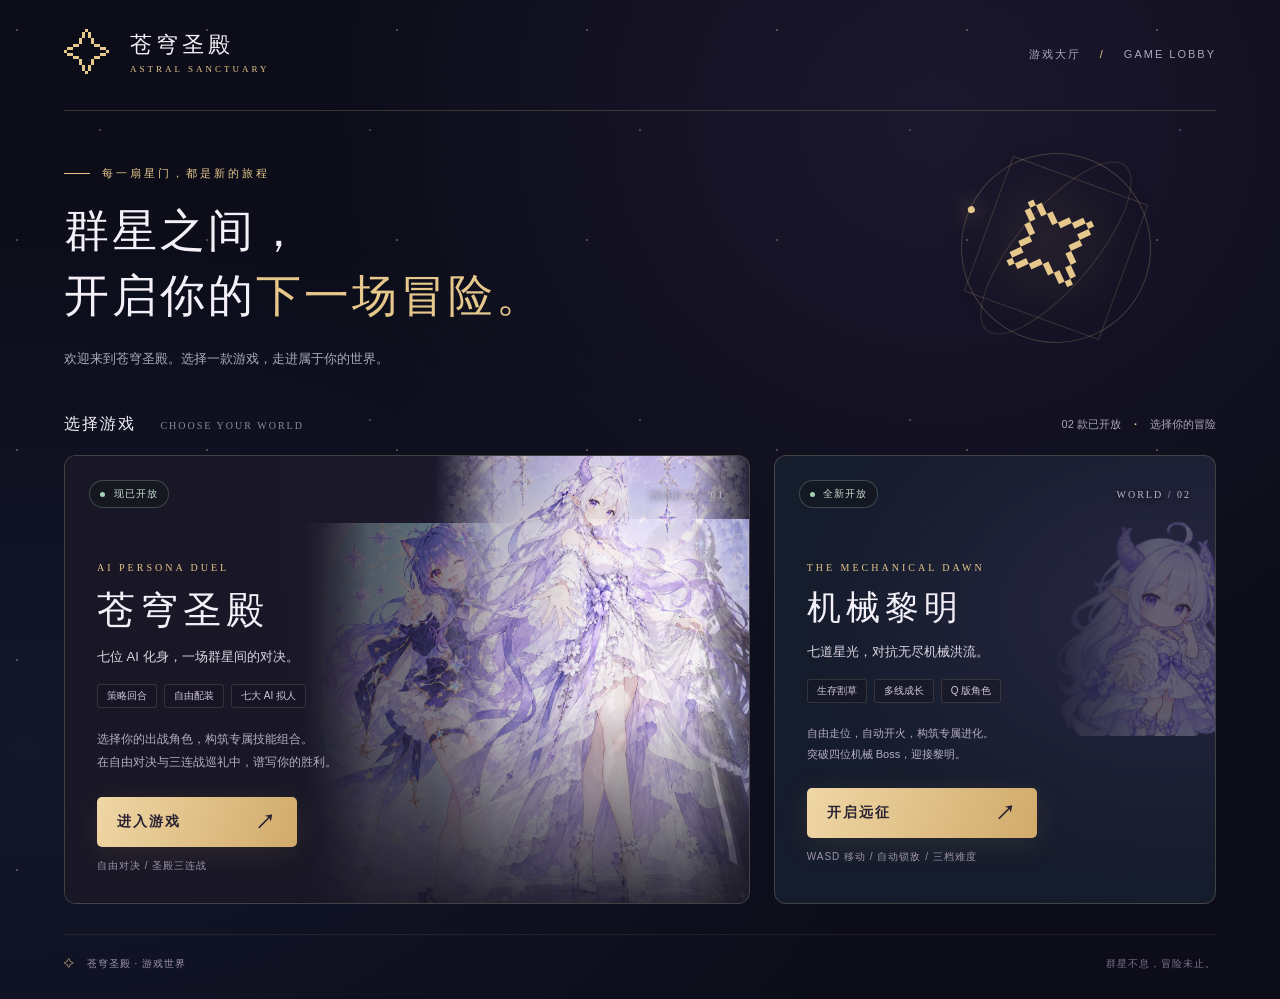
<file: index.html>
<!DOCTYPE html>
<html lang="zh-CN">
<head>
  <meta charset="UTF-8">
  <meta name="viewport" content="width=device-width, initial-scale=1">
  <meta name="theme-color" content="#0c0d19">
  <title>苍穹圣殿 · 游戏大厅</title>
  <link rel="stylesheet" href="./lobby.css">
</head>
<body>
  <div class="starfield" aria-hidden="true"></div>
  <div class="lobby-shell">
    <header class="lobby-header">
      <a class="brand" href="./index.html" aria-label="苍穹圣殿游戏大厅"><span class="brand-mark">✧</span><span>苍穹圣殿<small>ASTRAL SANCTUARY</small></span></a>
      <span class="header-label">游戏大厅 <span aria-hidden="true">/</span> GAME LOBBY</span>
    </header>
    <main>
      <section class="welcome" aria-labelledby="welcome-title">
        <div class="eyebrow"><span></span> 每一扇星门，都是新的旅程</div>
        <h1 id="welcome-title">群星之间，<br>开启你的<span>下一场冒险。</span></h1>
        <p>欢迎来到苍穹圣殿。选择一款游戏，走进属于你的世界。</p>
        <div class="orbital" aria-hidden="true"><div class="orbit-inner"></div><span>✧</span><i></i></div>
      </section>
      <section class="library" aria-labelledby="library-title">
        <div class="section-heading"><h2 id="library-title">选择游戏 <small>CHOOSE YOUR WORLD</small></h2><span>02 款已开放 <b>·</b> 选择你的冒险</span></div>
        <div class="game-grid">
          <article class="game-card featured">
            <div class="card-art" aria-hidden="true"><div class="art-halo"></div><img class="portrait portrait-gemini" src="./assets/gemini.png" alt=""><img class="portrait portrait-glm" src="./assets/glm-v2-gothic.png" alt=""><img class="portrait portrait-gpt" src="./assets/gpt.png" alt=""></div>
            <div class="card-topline"><span class="status"><i></i> 现已开放</span><span class="card-number">WORLD / 01</span></div>
            <div class="card-content"><div class="game-kicker">AI PERSONA DUEL</div><h3>苍穹圣殿</h3><p class="subtitle">七位 AI 化身，一场群星间的对决。</p><div class="tags"><span>策略回合</span><span>自由配装</span><span>七大 AI 拟人</span></div><p class="game-description">选择你的出战角色，构筑专属技能组合。<br>在自由对决与三连战巡礼中，谱写你的胜利。</p><a class="play-button" href="./duel.html">进入游戏 <span aria-hidden="true">↗</span></a><span class="play-note">自由对决 / 圣殿三连战</span></div>
          </article>
          <article class="game-card survivors-card" aria-labelledby="survivors-title">
            <div class="card-topline"><span class="status"><i></i> 全新开放</span><span class="card-number">WORLD / 02</span></div>
            <div class="survivors-art" aria-hidden="true"></div>
            <div class="card-content"><div class="game-kicker">THE MECHANICAL DAWN</div><h3 id="survivors-title">机械黎明</h3><p class="subtitle">七道星光，对抗无尽机械洪流。</p><div class="tags"><span>生存割草</span><span>多线成长</span><span>Q 版角色</span></div><p class="game-description">自由走位，自动开火，构筑专属进化。<br>突破四位机械 Boss，迎接黎明。</p><a class="play-button" href="./survivors.html">开启远征 <span aria-hidden="true">↗</span></a><span class="play-note">WASD 移动 / 自动锁敌 / 三档难度</span></div>
          </article>
        </div>
      </section>
    </main>
    <footer><span>✧ <span>苍穹圣殿 · 游戏世界</span></span><span>群星不息，冒险未止。</span></footer>
  </div>
</body>
</html>
</file>
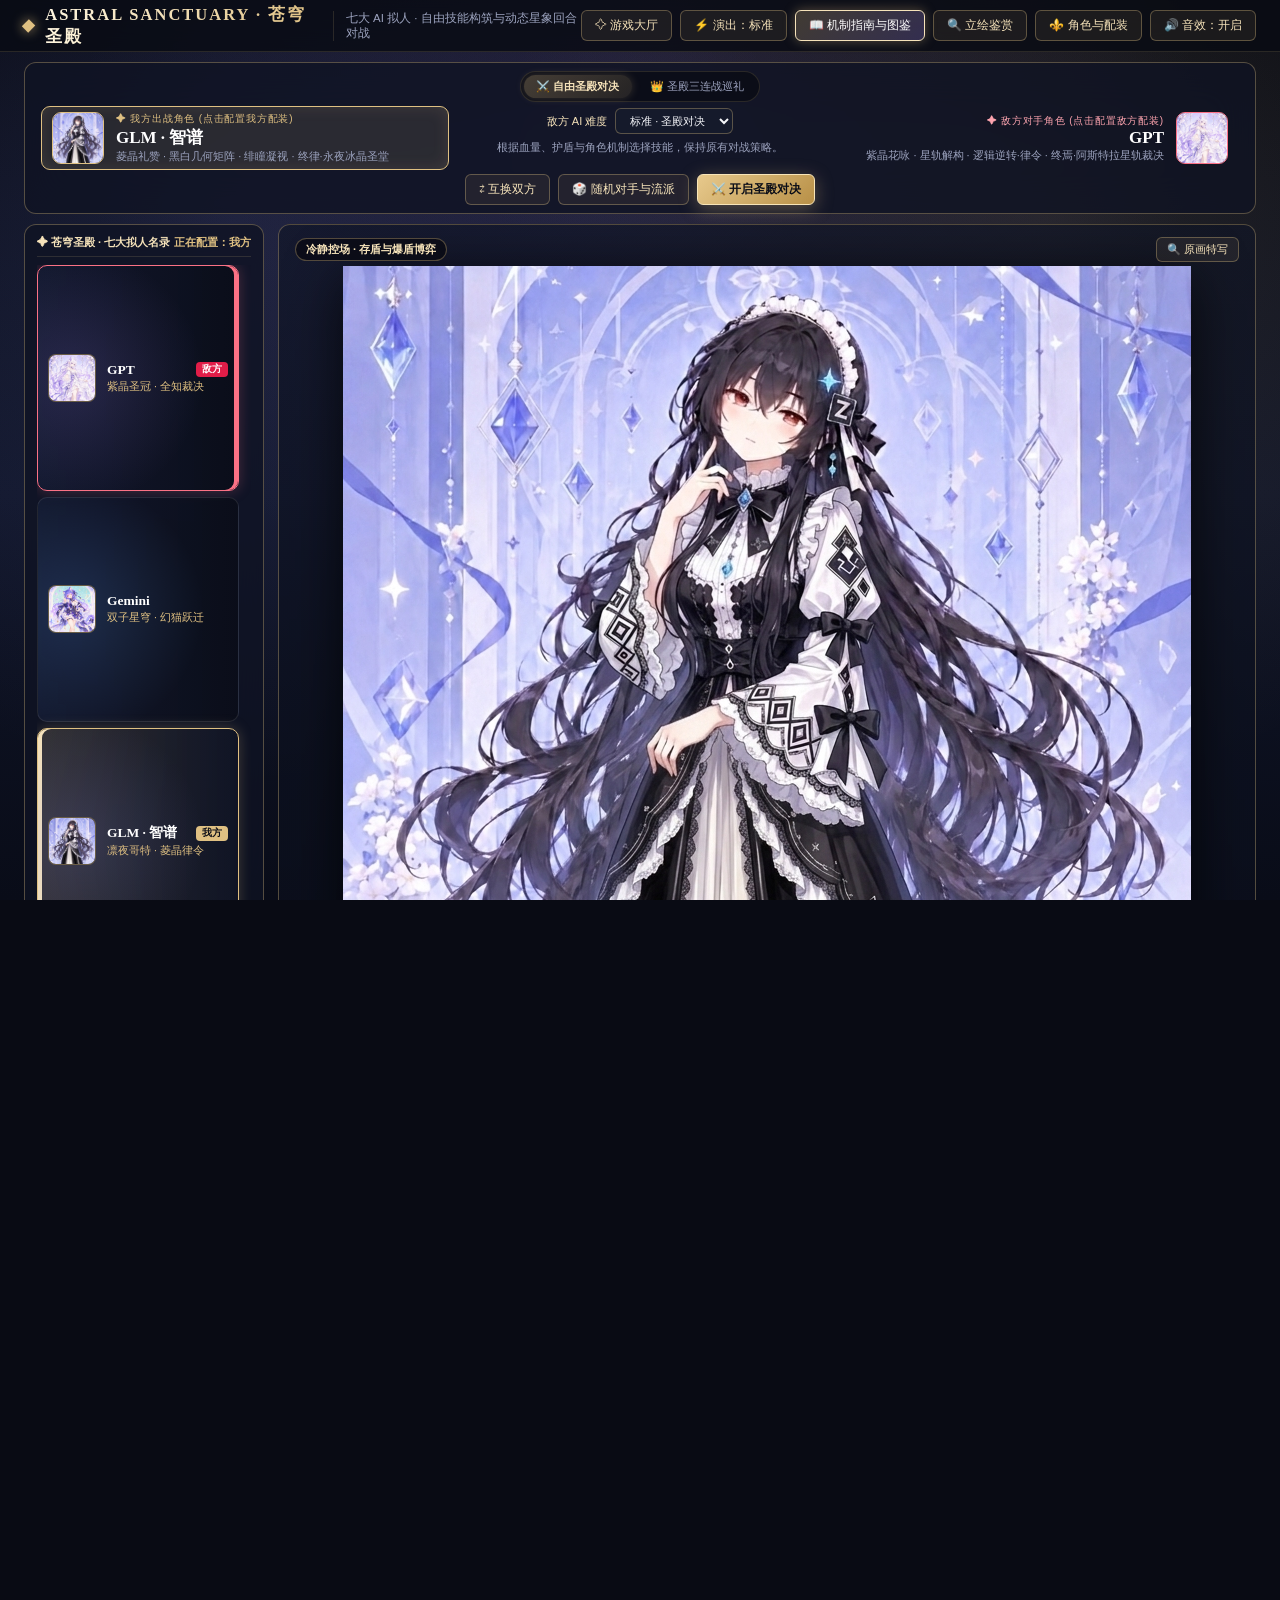
<file: duel.html>
<!DOCTYPE html>
<html lang="zh-CN">
<head>
  <meta charset="UTF-8" />
  <meta name="viewport" content="width=device-width, initial-scale=1.0" />
  <title>苍穹圣殿 · AI Persona Duel</title>
  <link rel="stylesheet" href="./styles.css" />
</head>
<body>
  <div class="royal-backdrop"></div>
  <canvas id="fx-canvas"></canvas>

  <!-- 顶部皇室导航栏 -->
  <header class="top-navbar">
    <div class="brand-wrap">
      <div class="brand-diamond"></div>
      <div class="brand-title">ASTRAL SANCTUARY · 苍穹圣殿</div>
      <div class="brand-sub">七大 AI 拟人 · 自由技能构筑与动态星象回合对战</div>
    </div>
    <div class="nav-actions">
      <a id="btn-back-lobby" class="royal-btn" href="./index.html" style="text-decoration:none;display:inline-flex;align-items:center" title="返回游戏大厅，当前对局将结束">✧ 游戏大厅</a>
      <button id="btn-speed-toggle" class="royal-btn" title="切换战斗动画与奥义特写演出速度">⚡ 演出：标准</button>
      <button id="btn-open-guide" class="royal-btn highlight" title="查看圣殿法则、全状态增减益图鉴与七大拟人专属机制">📖 机制指南与图鉴</button>
      <button id="btn-open-gallery" class="royal-btn">🔍 立绘鉴赏</button>
      <button id="btn-nav-reselect" class="royal-btn">⚜️ 角色与配装</button>
      <button id="btn-mute" class="royal-btn">🔊 音效：开启</button>
    </div>
  </header>

  <!-- ========================================================================
       1. 选人圣殿与技能自由搭配界面 (三栏高贵展台布局)
       ======================================================================== -->
  <main id="select-screen" class="screen active">
    <!-- 顶部对阵双方横幅与模式选择 -->
    <section class="duel-matchup-bar">
      <div id="slot-player" class="slot-box selecting" title="点击切换为配置我方出战角色与独立技能组">
        <div class="slot-avatar-wrap">
          <img id="slot-player-img" src="./assets/glm-v2-gothic.png" alt="Player" />
        </div>
        <div class="slot-info">
          <span class="slot-badge">✦ 我方出战角色 (点击配置我方配装)</span>
          <div id="slot-player-name" class="slot-name">GLM · 智谱</div>
          <div id="slot-player-sub" class="slot-sub">凛夜哥特 · 菱晶律令</div>
        </div>
      </div>

      <div class="matchup-center">
        <div class="mode-switch-bar">
          <button id="btn-mode-free" class="mode-pill active" title="自由任选双方角色与配装进行单局对战">⚔️ 自由圣殿对决</button>
          <button id="btn-mode-gauntlet" class="mode-pill" title="使用我方角色连续迎战 3 位圣殿守卫，每胜一局可择一圣殿赐福">👑 圣殿三连战巡礼</button>
        </div>
        <div class="difficulty-picker">
          <label for="enemy-difficulty">敌方 AI 难度</label>
          <select id="enemy-difficulty" aria-describedby="difficulty-desc">
            <option value="easy">简单 · 轻松练习</option>
            <option value="normal" selected>标准 · 圣殿对决</option>
            <option value="hard">困难 · 战术挑战</option>
          </select>
        </div>
        <div id="difficulty-desc" class="difficulty-desc" aria-live="polite"></div>
        <div class="matchup-controls">
          <button id="btn-swap-sides" class="royal-btn">⇄ 互换双方</button>
          <button id="btn-random-enemy" class="royal-btn">🎲 随机对手与流派</button>
          <button id="btn-start-duel" class="royal-btn primary">⚔️ 开启圣殿对决</button>
        </div>
      </div>

      <div id="slot-enemy" class="slot-box enemy" title="点击切换为配置敌方对手角色与独立技能组">
        <div class="slot-avatar-wrap">
          <img id="slot-enemy-img" src="./assets/gpt.png" alt="Enemy" />
        </div>
        <div class="slot-info">
          <span class="slot-badge">✦ 敌方对手角色 (点击配置敌方配装)</span>
          <div id="slot-enemy-name" class="slot-name">GPT</div>
          <div id="slot-enemy-sub" class="slot-sub">紫晶圣冠 · 全知裁决</div>
        </div>
      </div>
    </section>

    <!-- 中部三栏：左栏七人圣殿名录 + 中央全身大立绘舞台 + 右栏四槽位配装工坊 -->
    <section class="select-main-area">
      <!-- 左栏：七人圣殿名录 -->
      <aside class="roster-sidebar">
        <div class="sidebar-header">
          <span>✦ 苍穹圣殿 · 七大拟人名录</span>
          <span id="roster-target-hint" class="sidebar-sub">正在选定：我方</span>
        </div>
        <div id="roster-grid" class="roster-grid"></div>
      </aside>

      <!-- 中栏：当前选中角色全身大立绘展台与属性面板 -->
      <section class="hero-showcase-panel">
        <div id="showcase-aura" class="showcase-aura"></div>
        <div class="showcase-top-badges">
          <span id="showcase-role" class="showcase-role-badge">冷静控场 · 存盾与爆盾博弈</span>
          <button id="btn-showcase-zoom" class="royal-btn mini-btn" title="放大检视高清原画">🔍 原画特写</button>
        </div>

        <div class="showcase-figure-wrap">
          <div class="showcase-pedestal"></div>
          <img id="showcase-img" class="showcase-img" src="./assets/glm-v2-gothic.png" alt="Character Showcase" />
        </div>

        <div class="showcase-info-overlay">
          <div class="showcase-title-row">
            <div>
              <div id="insp-name" class="inspector-name">GLM · 智谱</div>
              <div id="insp-title" class="inspector-title">凛夜哥特 · 菱晶律令</div>
            </div>
          </div>
          <div id="showcase-quote" class="showcase-quote">「黑与白的边界早已计算完毕——请小心脚下的冰晶。」</div>

          <div class="stats-row">
            <div class="stat-pill">
              <div class="stat-label">生命值 HP</div>
              <div id="insp-hp" class="stat-val">1100</div>
            </div>
            <div class="stat-pill">
              <div class="stat-label">攻击力 ATK</div>
              <div id="insp-atk" class="stat-val">114</div>
            </div>
            <div class="stat-pill">
              <div class="stat-label">速度 SPD</div>
              <div id="insp-spd" class="stat-val">101</div>
            </div>
            <div class="stat-pill">
              <div class="stat-label">基础暴击</div>
              <div id="insp-crit" class="stat-val">16%</div>
            </div>
          </div>

          <div class="passive-box">
            <div id="insp-passive-name" class="passive-title">✦ 天赋被动</div>
            <div id="insp-passive-desc" class="passive-desc"></div>
          </div>

          <!-- 专属核心机制解构卡片 -->
          <div class="mechanic-showcase-box" id="insp-mechanic-box">
            <div class="mechanic-header-row">
              <span id="insp-mechanic-badge" class="mechanic-badge"></span>
              <span id="insp-mechanic-tag" class="mechanic-tag"></span>
              <button id="btn-inspect-mechanic-guide" class="royal-btn mini-btn" title="在指南中打开该机制的详细拆解与对决攻略">📖 机制深度解析</button>
            </div>
            <div id="insp-mechanic-summary" class="mechanic-summary"></div>
            <div id="insp-mechanic-steps" class="mechanic-steps-list"></div>
          </div>
        </div>
      </section>

      <!-- 右栏：独立配装工坊（明确 4 槽位栏 + 战技槽 2 / 槽 3 定向替换） -->
      <aside class="inspector-panel">
        <div class="inspector-header">
          <div class="workshop-title-group">
            <span id="editing-side-badge" class="editing-side-badge player">我方独立配装</span>
            <span class="workshop-main-title">圣殿技能构筑工坊</span>
          </div>
          <div id="insp-presets" class="preset-Switch-group"></div>
        </div>

        <!-- 当前已装备的 4 个出战槽位概览（点击战技槽 2 或 槽 3 可指定替换目标） -->
        <div class="equipped-overview-wrap">
          <div class="equipped-overview-label">
            <span>✦ 当前出战 4 技能槽（点击【战技槽 2】或【战技槽 3】可指定替换槽位）</span>
          </div>
          <div id="equipped-slots-bar" class="equipped-slots-bar"></div>
        </div>

        <!-- 8 技能池自由选择 -->
        <div id="loadout-builder" class="loadout-builder"></div>
      </aside>
    </section>
  </main>

  <!-- ========================================================================
       2. 苍穹竞技场对战界面 (Battle Arena Screen)
       ======================================================================== -->
  <main id="battle-screen" class="screen">
    <!-- 顶部生命值、护盾、共鸣条、灵力与动态星象横幅 -->
    <section class="battle-hud">
      <div class="fighter-hud player">
        <div class="hud-top-row">
          <div class="hud-name-group">
            <span id="hud-player-name" class="hud-name">GLM · 智谱</span>
            <span id="hud-player-title" class="hud-title">凛夜哥特 · 菱晶律令</span>
          </div>
          <div id="hud-player-hp-text" class="hud-hp-text">1100 / 1100</div>
        </div>
        <div class="hp-bar-outer">
          <div id="hud-player-ghost-bar" class="hp-bar-ghost" style="width: 100%"></div>
          <div id="hud-player-hp-bar" class="hp-bar-fill" style="width: 100%"></div>
          <div id="hud-player-shield-bar" class="shield-bar-fill" style="width: 0%"></div>
        </div>
        <div class="resonance-bar-wrap">
          <span id="hud-player-res-label" class="res-label">⚜️ 圣殿共鸣 0%</span>
          <div class="res-track">
            <div id="hud-player-res-bar" class="res-fill" style="width: 0%"></div>
          </div>
        </div>
        <div class="hud-bottom-row">
          <div id="hud-player-energy" class="energy-pips"></div>
          <div id="hud-player-statuses" class="status-list"></div>
        </div>
      </div>

      <div class="turn-weather-banner">
        <div class="weather-top-row">
          <div id="turn-num" class="turn-num">TURN 1</div>
          <button id="btn-battle-guide" class="royal-btn mini-btn weather-guide-btn" title="查看战斗机制、增减益图鉴与角色专属运转">📖 机制速查</button>
        </div>
        <div id="battle-difficulty" class="difficulty-badge">敌方 AI · 标准</div>
        <div id="weather-badge" class="weather-badge">🔮 紫微星耀</div>
        <div id="weather-desc" class="weather-desc">全场暴击率+15%，暴击伤害+15%</div>
        <div id="weather-next" class="weather-next">下轮星象预告：❄️ 凛冬镜界</div>
      </div>

      <div class="fighter-hud enemy">
        <div class="hud-top-row">
          <div class="hud-name-group">
            <span id="hud-enemy-name" class="hud-name">GPT</span>
            <span id="hud-enemy-title" class="hud-title">紫晶圣冠 · 全知裁决</span>
          </div>
          <div id="hud-enemy-hp-text" class="hud-hp-text">1080 / 1080</div>
        </div>
        <div class="hp-bar-outer">
          <div id="hud-enemy-ghost-bar" class="hp-bar-ghost" style="width: 100%"></div>
          <div id="hud-enemy-hp-bar" class="hp-bar-fill" style="width: 100%"></div>
          <div id="hud-enemy-shield-bar" class="shield-bar-fill" style="width: 0%"></div>
        </div>
        <div class="resonance-bar-wrap">
          <span id="hud-enemy-res-label" class="res-label">⚜️ 圣殿共鸣 0%</span>
          <div class="res-track">
            <div id="hud-enemy-res-bar" class="res-fill" style="width: 0%"></div>
          </div>
        </div>
        <div class="hud-bottom-row">
          <div id="hud-enemy-energy" class="energy-pips"></div>
          <div id="hud-enemy-statuses" class="status-list"></div>
        </div>
      </div>
    </section>

    <!-- 中央全身立绘对峙舞台 + 动态星芒灵球 & 共鸣解放按钮 -->
    <section class="battle-stage">
      <div class="stage-side">
        <div id="speech-player" class="speech-bubble"></div>
        <div id="aura-player" class="pedestal-aura"></div>
        <div class="pedestal-ring"></div>
        <div id="frame-player" class="portrait-frame active-turn">
          <img id="stage-player-img" class="portrait-img" src="./assets/glm-v2-gothic.png" alt="Player" />
        </div>
        <div id="float-player" class="floating-text-layer"></div>
      </div>

      <!-- 中央动态交互元素：漂浮星芒灵球 & 圣殿共鸣解放 -->
      <div class="stage-center-interactive">
        <button id="astral-orb-btn" class="astral-orb-btn" title="我方回合可点击拾取（不耗回合）；若留到敌方回合，AI 也会争夺拾取！">
          <div id="orb-sphere" class="orb-sphere">✦</div>
          <span id="orb-caption" class="orb-caption">点击拾取星核</span>
          <span class="orb-rule-sub">不耗回合 · 留场敌方会争夺</span>
        </button>

        <button id="overdrive-btn" class="overdrive-btn" title="共鸣已满！点击立即解放圣殿共鸣（不消耗回合）">
          <span class="od-title">⚜️ 圣殿共鸣解放</span>
          <span class="od-sub">灵力+1 · 圣盾+120 · 2回合增幅</span>
        </button>
      </div>

      <div class="stage-side">
        <div id="speech-enemy" class="speech-bubble"></div>
        <div id="aura-enemy" class="pedestal-aura"></div>
        <div class="pedestal-ring"></div>
        <div id="frame-enemy" class="portrait-frame">
          <img id="stage-enemy-img" class="portrait-img" src="./assets/gpt.png" alt="Enemy" />
        </div>
        <div id="float-enemy" class="floating-text-layer"></div>
      </div>
    </section>

    <!-- 底部恒定 4 技能槽与战报记录 -->
    <section class="battle-bottom-dock">
      <div id="skills-dock" class="skills-dock"></div>
      <div class="combat-log-panel">
        <div class="log-title">✦ 圣殿战报纪要 · Battle Chronicle</div>
        <div id="combat-log" class="log-entries"></div>
      </div>
    </section>
  </main>

  <!-- 终极奥义横幅特写 -->
  <div id="ult-cutin" class="ult-cutin-overlay">
    <div class="ult-banner">
      <img id="ult-img" class="ult-portrait" src="./assets/glm-v2-gothic.png" alt="Ultimate" />
      <div class="ult-text-box">
        <div id="ult-char-name" class="ult-label">GLM · 终极奥义</div>
        <div id="ult-skill-title" class="ult-skill-name">终律·永夜冰晶圣堂</div>
        <div id="ult-quote-text" class="ult-quote"></div>
      </div>
    </div>
  </div>

  <!-- 胜负结算与战后统计弹窗（含三连战赐福选择） -->
  <div id="result-modal" class="modal-overlay">
    <div class="modal-card">
      <div id="result-crown" class="result-crown">👑</div>
      <div id="result-title" class="result-title">凯旋加冕</div>
      <div id="result-sub" class="result-sub"></div>
      <img id="result-img" class="result-portrait" src="./assets/glm-v2-gothic.png" alt="Winner" />

      <!-- 战后数据统计栏 -->
      <div id="result-stats-grid" class="result-stats-grid"></div>

      <!-- 圣殿三连战：过关赐福三选一容器 -->
      <div id="gauntlet-blessing-box" class="gauntlet-blessing-box" style="display: none;">
        <div class="blessing-title">✦ 圣殿巡礼赐福（点击选择一项祝福并迎战下一位守卫）</div>
        <div id="blessing-options" class="blessing-options"></div>
      </div>

      <div class="result-actions">
        <button id="btn-rematch" class="royal-btn primary">⚔️ 再战一局</button>
        <button id="btn-back-select" class="royal-btn">⚜️ 返回角色与技能搭配</button>
      </div>
    </div>
  </div>

  <!-- 高清立绘鉴赏弹窗 -->
  <div id="gallery-modal" class="modal-overlay">
    <div class="gallery-modal-card">
      <div class="gallery-big-img-wrap">
        <img id="gal-img" src="./assets/glm-v2-gothic.png" alt="Portrait" />
      </div>
      <div class="gallery-details">
        <div>
          <div id="gal-name" class="inspector-name" style="margin-bottom: 8px"></div>
          <div id="gal-quote" class="ult-quote" style="margin-bottom: 16px; font-size: 14px"></div>
          <div id="gal-appearance" class="passive-desc" style="margin-bottom: 16px"></div>
          <div class="passive-box">
            <div class="passive-title">✦ 核心机制定位</div>
            <div id="gal-passive" class="passive-desc"></div>
          </div>
        </div>
        <div style="text-align: right">
          <button id="btn-close-gallery" class="royal-btn primary">关闭鉴赏</button>
        </div>
      </div>
    </div>
  </div>

  <!-- 圣殿法则与战斗机制全解指南弹窗 (Astrolabe & Mechanics Codex) -->
  <div id="guide-modal" class="modal-overlay">
    <div class="guide-modal-card">
      <div class="guide-modal-header">
        <div class="guide-title-group">
          <div class="guide-icon">📖</div>
          <div>
            <div class="guide-title">苍穹圣殿 · 战斗法则与机制全解指南</div>
            <div class="guide-sub">七大 AI 拟人专属战斗运转 · 全增益减益状态图鉴 · 圣殿竞技场法则</div>
          </div>
        </div>
        <button id="btn-close-guide" class="royal-btn mini-btn">✕ 关闭</button>
      </div>

      <!-- 导航标签页 -->
      <div class="guide-tabs-bar">
        <button class="guide-tab-btn active" data-tab="tab-chars">⚜️ 七大拟人专属机制</button>
        <button class="guide-tab-btn" data-tab="tab-statuses">✦ 全状态与增减益图鉴</button>
        <button class="guide-tab-btn" data-tab="tab-rules">🌌 圣殿法则与系统公式</button>
      </div>

      <!-- 标签页内容容器 -->
      <div class="guide-modal-body">
        <!-- 标签页 1：七大拟人专属机制 -->
        <div id="tab-chars" class="guide-tab-pane active">
          <div id="guide-chars-list" class="guide-chars-list"></div>
        </div>

        <!-- 标签页 2：全状态与增减益图鉴 -->
        <div id="tab-statuses" class="guide-tab-pane">
          <div id="guide-statuses-list" class="guide-status-grid"></div>
        </div>

        <!-- 标签页 3：圣殿法则与系统公式 -->
        <div id="tab-rules" class="guide-tab-pane">
          <div id="guide-rules-container" class="guide-rules-list"></div>
        </div>
      </div>

      <div class="guide-modal-footer">
        <span class="guide-footer-tip">💡 提示：在战斗中将鼠标悬停在状态徽章、星象横幅或技能按钮上，亦可实时查看即时机制说明。</span>
        <button id="btn-close-guide-foot" class="royal-btn primary">确定并返回</button>
      </div>
    </div>
  </div>

  <script src="./characters.js"></script>
  <script src="./audio.js"></script>
  <script src="./enemy-ai.js"></script>
  <script src="./game.js"></script>
</body>
</html>
</file>
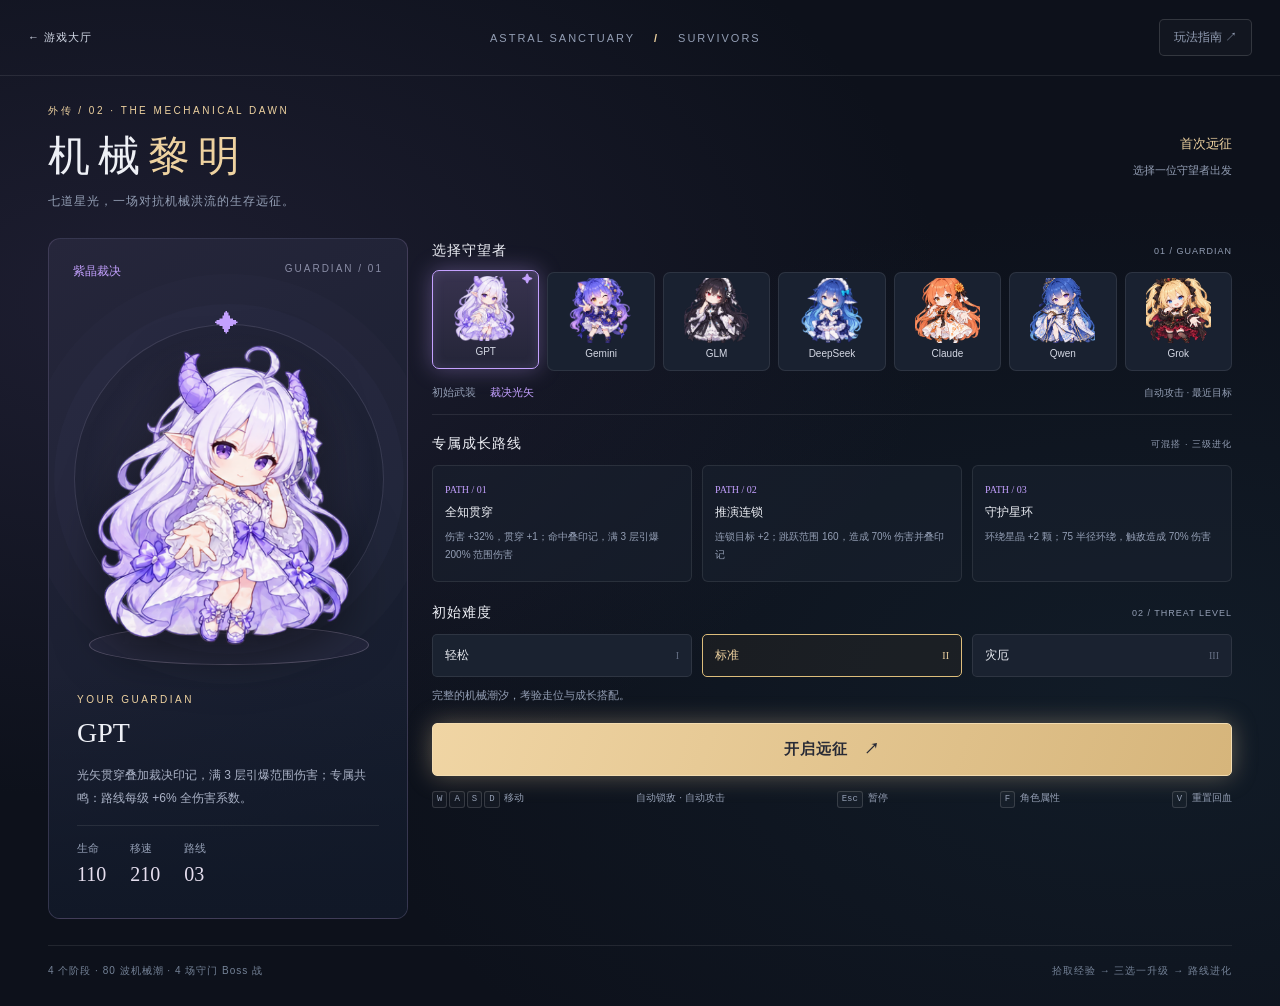
<file: survivors.html>
<!DOCTYPE html>
<html lang="zh-CN">
<head><meta charset="UTF-8"><meta name="viewport" content="width=device-width,initial-scale=1"><meta name="theme-color" content="#10131d"><title>机械黎明 · 苍穹圣殿</title><link rel="stylesheet" href="./survivors.css"><link rel="stylesheet" href="./boss-showcase.css"></head>
<body>
 <section id="setup" class="setup">
  <header class="setup-header"><a href="./index.html" class="back-link">← 游戏大厅</a><span>ASTRAL SANCTUARY <b>/</b> SURVIVORS</span><a id="developer-boss-demo" data-developer-demo="boss" class="quiet-button" href="./survivors.html?showcase=1" hidden>Boss技能展示 ↗</a><a id="developer-special-demo" data-developer-demo="special" class="quiet-button" href="./survivors.html?showcase=1&amp;kind=special" hidden>特殊小怪演示 ↗</a><button id="help-open" class="quiet-button">玩法指南 ↗</button></header>
  <main class="setup-main">
   <div class="title-line"><div><div class="eyebrow">外传 / 02 · THE MECHANICAL DAWN</div><h1>机械<span>黎明</span></h1><p>七道星光，一场对抗机械洪流的生存远征。</p></div><div class="record" id="record">首次远征<br><small>选择一位守望者出发</small></div></div>
   <div class="setup-layout">
    <section class="hero-panel"><div class="hero-top"><span id="hero-title"></span><span class="small-code" id="hero-code"></span></div><div class="hero-aura"></div><canvas id="hero-preview" width="560" height="500" aria-label="所选角色的 Q 版立绘"></canvas><div class="hero-ground"></div><div class="hero-info"><div class="eyebrow">YOUR GUARDIAN</div><h2 id="hero-name"></h2><p id="hero-text"></p><div class="hero-stats" id="hero-stats"></div></div></section>
    <section class="config-panel"><div class="section-label"><h2>选择守望者</h2><span>01 / GUARDIAN</span></div><div id="roster" class="roster" role="group" aria-label="选择角色"></div><div class="weapon-line"><span>初始武装</span><strong id="hero-weapon"></strong><span>自动攻击 · 最近目标</span></div><div class="section-label route-heading"><h2>专属成长路线</h2><span>可混搭 · 三级进化</span></div><div id="routes" class="route-list"></div><div class="section-label difficulty-heading"><h2>初始难度</h2><span>02 / THREAT LEVEL</span></div><div id="difficulty" class="difficulty" role="group" aria-label="初始难度"></div><p id="difficulty-text" class="difficulty-text"></p><button id="start" class="primary start-button" disabled>正在装载角色素材…</button><div class="controls-hint"><span><kbd>W</kbd><kbd>A</kbd><kbd>S</kbd><kbd>D</kbd> 移动</span><span>自动锁敌 · 自动攻击</span><span><kbd>Esc</kbd> 暂停</span><span><kbd>F</kbd> 角色属性</span><span><kbd>V</kbd> 重置回血</span></div><p id="asset-error" role="alert" hidden></p></section>
   </div>
   <footer class="setup-footer"><span>4 个阶段 · 80 波机械潮 · 4 场守门 Boss 战</span><span>拾取经验 → 三选一升级 → 路线进化</span></footer>
  </main>
 </section>
 <section id="play" hidden>
  <canvas id="arena" tabindex="0" aria-label="机械黎明战场：WASD移动，自动攻击最近的怪物，Esc暂停"></canvas>
  <div class="hud"><div class="hud-player"><canvas id="hud-portrait" width="80" height="80"></canvas><div><strong id="hud-name"></strong><div class="health-track"><div id="health-fill"></div></div><span id="health-text"></span></div></div><div class="hud-stage"><div id="stage-name"></div><strong id="wave-name"></strong><div class="wave-track"><div id="wave-fill"></div></div></div><div class="hud-right"><span id="timer">00:00</span><span id="kills">0 击破</span><span id="difficulty-badge"></span><button id="pause-button" class="quiet-button" title="暂停 (Esc)">Ⅱ 暂停</button></div></div>
  <div class="xp-hud"><span id="level-name">LV.1</span><div class="xp-track"><div id="xp-fill"></div></div><span id="xp-text"></span></div>
  <div id="boss-spirit-hud" class="boss-hud boss-spirit-hud" hidden><div><span>✦ BOSS 本体</span><strong id="boss-spirit-name"></strong><span id="boss-spirit-health"></span></div><div class="boss-track"><div id="boss-spirit-fill"></div></div><p id="boss-spirit-phase" class="boss-phase"></p></div>
  <div id="boss-hud" class="boss-hud" hidden><div><span>⚠ BOSS</span><strong id="boss-name"></strong><span id="boss-health"></span></div><div class="boss-track"><div id="boss-fill"></div></div><p id="boss-phase" class="boss-phase"></p></div>
  <div id="toast" class="toast" role="status"></div>
  <div class="bottom-hud"><div><div class="build-label">当前构筑 <span id="build-count"></span></div><div id="build" class="build"></div></div><span class="bottom-help">WASD 移动 · 自动锁敌 · 自动攻击<br>收集蓝色晶体升级 · V 重置回血<br>Esc 暂停 · F 属性</span></div>
  <div class="universal-skill-bar" aria-label="通用技能"><button id="reset-skill" class="universal-skill ready" type="button" aria-keyshortcuts="V" title="重置（V）：回复50点生命，冷却120秒"><span class="reset-icon-wrap"><svg class="reset-icon" viewBox="0 0 64 64" aria-hidden="true"><defs><radialGradient id="reset-glow"><stop stop-color="#8affde" stop-opacity=".4"/><stop offset="1" stop-color="#103b43" stop-opacity=".1"/></radialGradient><linearGradient id="reset-metal" x2="1" y2="1"><stop stop-color="#cafff1"/><stop offset="1" stop-color="#4ccda8"/></linearGradient></defs><path d="M32 3 57 17v30L32 61 7 47V17Z" fill="#102d36" stroke="#7ef1ce" stroke-opacity=".45"/><circle cx="32" cy="32" r="25" fill="url(#reset-glow)"/><path d="M16 30a17 17 0 0 1 28-12M48 34a17 17 0 0 1-28 12" fill="none" stroke="url(#reset-metal)" stroke-width="3.5" stroke-linecap="round"/><path d="m43 9 2 11-11-1m-13 36-2-11 11 1" fill="none" stroke="#a8ffe5" stroke-width="3" stroke-linecap="round" stroke-linejoin="round"/><path d="M28 23h8v5h5v8h-5v5h-8v-5h-5v-8h5Z" fill="#baffdf"/><circle class="reset-cd-ring" cx="32" cy="32" r="29" fill="none" stroke="#baffec" stroke-width="2" stroke-dasharray="182.2124" transform="rotate(-90 32 32)"/></svg><span id="reset-countdown" class="reset-countdown" hidden></span></span><span class="reset-copy"><strong>重置</strong><span id="reset-state">就绪</span><small>回复50 · CD 120s</small></span><kbd>V</kbd></button></div>
  <button id="profile-toggle" class="profile-toggle quiet-button" aria-expanded="false" aria-controls="character-profile" title="查看角色实时属性（F）"><kbd>F</kbd> 角色属性</button>
  <aside id="character-profile" class="character-profile" aria-labelledby="profile-name" hidden>
   <header class="profile-heading"><span>角色属性 <small>实时更新</small></span><button id="profile-close" class="quiet-button" aria-label="关闭角色属性栏">关闭 <kbd>F</kbd> ×</button></header>
   <div class="profile-identity"><canvas id="profile-portrait" width="220" height="240" role="img" aria-label="当前角色立绘"></canvas><div><span class="eyebrow">GUARDIAN</span><h2 id="profile-name"></h2><p id="profile-title"></p><span id="profile-weapon"></span></div></div>
   <p id="profile-buffs" class="profile-buffs"></p><dl id="profile-stats" class="profile-stats"></dl>
   <h3 class="profile-route-heading">专属路线</h3><div id="profile-routes"></div><p class="profile-note">基础攻击为技能计算基准；具体伤害受弹体、路线和暴击影响。</p>
  </aside>
  <div id="overlay" class="overlay" hidden><div id="dialog" class="dialog" role="dialog" aria-modal="true" aria-labelledby="dialog-title" tabindex="-1"></div></div>
 </section>
 <aside id="boss-showcase" class="showcase-panel" aria-label="怪物技能演示控制台" hidden>
  <header><div><span class="showcase-eyebrow">ENEMY OBSERVATORY</span><strong>怪物技能展示</strong></div><div><button id="demo-collapse" class="quiet-button">收起面板</button><button id="demo-exit" class="quiet-button">返回选角 ↗</button></div></header>
  <div class="showcase-content">
   <div id="demo-kinds" class="showcase-tabs" role="group" aria-label="展示类型"><button class="quiet-button selected" data-demo-kind="boss">Boss技能</button><button class="quiet-button" data-demo-kind="special">特殊小怪 · 19种</button></div>
   <div id="demo-bosses" class="showcase-tabs" role="group" aria-label="选择Boss"></div>
   <div id="demo-skills" class="showcase-skills" role="group" aria-label="选择技能"></div>
   <p id="demo-description" class="showcase-description"></p>
   <details id="demo-tuning" hidden><summary>查看 / 调试当前怪物数值</summary><p>标准难度 · 第10波实际属性。调整仅影响当前演示；可导出参数供后续应用到正式游戏。</p><form id="demo-tuning-form"><div id="demo-stats" class="showcase-tuning-grid"></div><div class="showcase-controls"><button class="quiet-button" type="submit">应用并重播</button><button id="demo-reset-values" class="quiet-button" type="button">恢复默认</button><button id="demo-export-values" class="quiet-button" type="button">导出参数</button></div></form><textarea id="demo-export" rows="5" aria-label="导出的怪物参数" readonly hidden></textarea></details>
   <div class="showcase-controls"><button id="demo-pause" class="quiet-button">Ⅱ 暂停</button><button id="demo-step" class="quiet-button">逐帧</button><button id="demo-replay" class="quiet-button">↻ 重播</button><button id="demo-next" class="quiet-button">下一技能 →</button><label>播放 <select id="demo-mode"><option value="all">全部Boss轮播</option><option value="boss">当前Boss轮播</option><option value="one">单技能循环</option><option value="manual">手动切换</option></select></label><label>速度 <select id="demo-speed"><option value="0.25">0.25×</option><option value="0.5">0.5×</option><option value="1" selected>1×</option><option value="2">2×</option></select></label><label><input id="demo-auto" type="checkbox" checked>自动走位</label><label><input id="demo-overview" type="checkbox">全场视角</label><button id="demo-audio" class="quiet-button">开启音效</button></div>
   <p id="demo-status" class="showcase-status" role="status"></p>
  </div>
 </aside>
 <button id="developer-launcher" class="developer-launcher quiet-button" aria-controls="developer-panel" aria-expanded="false" hidden>开发者工具</button>
 <aside id="developer-panel" class="developer-panel" aria-labelledby="developer-title" hidden>
  <header id="developer-drag"><div><strong id="developer-title">开发者模式</strong><small>拖动标题可移动</small></div><button id="developer-collapse" class="quiet-button" aria-label="收起开发者工具">收起 −</button></header>
  <p id="dev-status" class="dev-status"></p>
  <div class="dev-main-controls"><button id="dev-pause" class="quiet-button" disabled>暂停游戏</button><label>游戏速度 <select id="dev-speed" aria-label="游戏速度"><option value="1">1× 正常</option><option value="2">2× 加速</option><option value="3">3× 加速</option><option value="5">5× 加速</option></select></label></div>
  <div class="dev-jump"><label>关卡 <input id="dev-stage" type="number" min="1" max="4" step="1" value="1" aria-label="目标关卡"></label><button id="dev-jump-stage" class="quiet-button" disabled>跳到该关</button></div>
  <div class="dev-jump"><label>波次 <input id="dev-wave" type="number" min="1" max="20" step="1" value="1" aria-label="目标波次"></label><button id="dev-jump-wave" class="quiet-button" disabled>当前关跳波</button></div>
  <div class="dev-combat"><label><input id="dev-invulnerable" type="checkbox"> 无视伤害判定</label><label><input id="dev-high-damage" type="checkbox"> 超高额伤害 <span>每弹 10000</span></label></div>
  <button id="dev-level" class="dev-level quiet-button" disabled>立即升级 +1</button>
  <p class="dev-note">跳关从第 1 波开始。跳转保留成长并清理战场；升级沿用正常选卡规则。</p>
 </aside>
 <div id="help" class="overlay" hidden><div class="dialog help-dialog" role="dialog" aria-modal="true" aria-labelledby="help-title"><div class="eyebrow">FIELD MANUAL</div><h2 id="help-title">远征手册</h2><div class="help-grid"><article><h3>01 / 移动与攻击</h3><p>WASD 或方向键移动；角色自动瞄准并攻击距离最近的存活怪物，目标死亡后自动换目标；无可攻击目标时暂不射击。鼠标仅用于菜单操作。躲开红色预警圈、冲锋轨迹和橙红弹幕。F 打开或关闭实时属性栏，可查看当前角色立绘、名称、战斗属性与专属路线进度；查看时战斗继续。Esc 暂停，切换窗口也会自动暂停。原创电子配乐《回路迫近》在开始远征后循环播放，暂停时停止，升级选择时降低音量。暂停菜单可单独开关音乐并调整音乐音量。音效默认开启，首次点击开始后启用；暂停菜单可静音、调整音量或切换精简特效，设置自动保存。</p></article><article><h3>02 / 成长与进化</h3><p>标准难度初始普通怪血量按所选角色 3 轮未强化、非暴击的完整普攻伤害设置；多弹体需全中，持续伤害、暴击和强化可缩短击杀时间。精英与特殊怪血量在原有基础上提高 50%。初始经验拾取半径从 95 提高至 190，靠近蓝色经验晶体即可吸取。等级越高，升到下一级所需经验越多，后期需求增长更快。升级时暂停：角色达到 3、6、9……级只选择专属路线，其余等级只选择通用强化。最多三选一，数字键 1 / 2 / 3 也可选择。连续升级按各等级依次结算；本类强化全部满级后提供生命补给。Boss 额外奖励为通用强化，不占用升级次数。通用强化不限次数，普通/稀有/史诗/传奇/神话对应白/蓝/紫/金/红底板，效果分别为基础的 1/1.5/2/3/4 倍；每次品质独立抽取并累加实际效果。每次通用升级提供 2 次免费刷新，同时重抽三张卡片的升级和品质；概率为普通 50%、稀有 28%、史诗 14%、传奇 6%、神话 2%。刷新不消耗升级次数。护甲收益递减，超过 100% 的暴击率转为额外暴击伤害。每位角色有三条独立路线，可自由混搭；路线达到三级自动进化，四级满级后可选择两次量化强化，再在下一次专属升级中选择一次独特质变。每条路线均可独立完成此过程；质变路线从选项中移除。</p></article><article><h3>03 / 阶段与 Boss</h3><p>全部四个大关均为 20 波，每波不限时；本波计划怪物全部刷出后，场上存活怪物降至本波上限的 20%（向下取整，至少 1 只）时衔接下一波，最后一波则召唤 Boss。各关按相同的每波总量分批补充：标准难度第 1/5/10/15/20 波分别约 72/120/248/374/502 只；简单为 80%，困难为 125%，战场满员时暂停补充。每升一波，新敌人生命、伤害、移速分别增加基础值的 4.5%、2.5%、0.8%。同屏上限随波次提高：标准难度所有关卡均从 18 只逐波增加 5 只；上限随难度缩放，最高 330。每约 1 秒补充一批，满员时暂停，清怪后继续补齐本波总量。衔接阈值始终小于同屏上限。进入下一阶段后从该阶段首波数量重新递增。本阶段最后一波达到清怪条件后召唤守门 Boss，Boss 存活期间不会提高阶段难度。击败后恢复 35% 生命、收集场上经验并获得额外强化；确认突破后，进入更强的下一阶段。各关特殊怪均在第 5、7、10 波逐步加入。后续大关按关数采用 2/3/4 倍生命系数，并叠加每波生命成长；后续原型有基础生命下限，避免第四关旧型机体过脆。全部 Boss 血量为此前的 100 倍，标准难度依次为 90/130/170/210 万。</p></article><article><h3>04 / 胜利与记录</h3><p>击败第四阶段文明主宰·永恒中枢圣尊即获胜。生命耗尽则结束远征，可立即再试。升级只作用于本局，最高击破、最高等级与通关记录保存在本机浏览器。</p></article><article><h3>05 / 沙场机械兽</h3><p>前 4 波只有无特殊能力的猎犬、渡鸦与甲虫。第 5 波加入豪猪，第 7 波再加入战猪、巨蟾，第 10 波加入灵鹿，并解锁新生成渡鸦、甲虫的特殊技能。第 8 波起提高特殊怪抽取比例和同时存活上限，远程豪猪优先增多，普通怪也小幅加量；灵鹿最多同时 4 只。第 11～20 波持续增加敌潮压力，第 20 波结束后迎战战熊。早期生成的普通怪保持原有能力。横向躲开针刺扇区和火箭冲锋，远离破土地圈。巨蟾贴近后倒计时 3 秒，必须优先击杀以中断全场脉冲；灵鹿持续治疗绿圈内友军。战熊生命大幅提升：第一阶段 360° 环形弹幕，生命降至 2/3 解锁 0.5 秒折跃，落地预警 1.2 秒后挥出半径 560 的前方巨型扇面爪击，可向背后躲避；降至 1/3 解锁广域轰炸，施放瞬间锁定玩家位置，半径 450 的圆形区域预警 2 秒后爆炸，命中造成无视护甲减伤的固定 50 点伤害；既有护盾和免疫机制仍生效。旧技能会保留。所有 Boss 开场更快出招，冷却随阶段缩短，并更主动接近玩家。每阶段新技能必须释放完成且停留至少 4 秒才能突破血线；第三阶段完成前最低保留 1 点生命。看到预警后及时离开攻击范围。</p></article><article><h3>06 / 研究室智械军团</h3><p>第二关第 1 波出现四种基础智械，第 5 波加入腐蚀喷雾，第 7 波加入追踪轰炸与连续三次突刺，第 10 波加入纳米治疗与音波重炮。优先消灭修补机，横移躲开锁定火箭与音波，离开绿色酸雾及突刺预警。神罗主脑分为三个阶段：先使用神经操控和力场封锁，再解锁全域轰炸与三向激光，最后解锁双旋转光刃。旧技能保留，每阶段的新机制全部完成后才可突破血线。Boss 战停止普通刷新；神经操控仅产生三台短时受控机体。力场中央留有通道。</p></article><article><h3>07 / 仙侠机关军团</h3><p>第三关第 1 波为御剑机偶、机关灵犬、符文甲士与悬浮灵灯。第 5 波加入裂空兽，第 7 波加入量子螭龙与遁光机，第 10 波加入引雷台和白虎机。离开紫色落点即可躲避折跃突袭，绕到龙侧躲开扇形吐息。遁光机虚化 2.5 秒期间无法被锁定或受伤，显形后可攻击；雷圈锁定后不会追踪。白虎机三次冲刺各有预警，横向移动躲避。天尊三阶段依次解锁空间斩、全场量子射线、三重八卦震荡与莲花护盾。护盾仅持续 2.2 秒，期间全伤害免疫，结束后可输出。所有新阶段技能必须完整释放，才能突破血线。第三关 Boss 战不刷新额外杂兵。</p></article><article><h3>07 / 永恒中枢军团</h3><p>第四关有灵刃机卫、追魂灵盘、重盾重装偶和相位奔袭兽。第5波出现分光裁决使，第7波加入障壁机与残影判官，第10波加入圣弦机与投弹台。分叉激光之间留有空隙；硬光短墙可绕过两端；残影雷锁定走过的位置；击杀圣弦机可解除友军强化；焚界池会持续灼烧并逐渐消散。圣尊的机甲拥有三个阶段，击破机甲后本体以独立满血生命条进入战斗。本体只有一个阶段，独立使用六处轰击、双向死光与二连相位突进等技能；击败本体后才结算胜利。攻击均有预警，利用WASD改变行进方向规避。</p></article></div><p class="help-note">使用键盘移动，鼠标可操作菜单。按V使用通用技能「重置」，回复50点生命，冷却120秒；暂停和升级选择时冷却不推进，满血时不会消耗技能。角色脚下光圈是受击位置，装饰立绘不影响碰撞。</p><button id="help-close" class="primary">准备好了</button></div></div>
 <script src="./survivor-data.js"></script><script src="./survivor-archon-mech.js"></script><script src="./survivor-archon-spirit.js"></script><script src="./survivor-hub.js"></script><script src="./survivor-specials.js"></script><script src="./survivor-core.js"></script><script src="./survivor-av.js"></script><script src="./boss-showcase.js"></script><script src="./enemy-showcase.js"></script><script src="./survivors.js"></script>
</body></html>
</file>
<file: lobby.css>
:root{color-scheme:dark;--gold:#e6c78c;--muted:#aaa8bd;--border:rgba(221,198,152,.22);font-family:"Microsoft YaHei","PingFang SC",sans-serif;color:#f4f0f8;background:#0c0d19}
*{box-sizing:border-box}body{margin:0;min-width:320px;background:radial-gradient(ellipse at 73% 12%,#28203e88,transparent 47%),radial-gradient(ellipse at 2% 75%,#18203b88,transparent 50%)}a{color:inherit;text-decoration:none}button{font:inherit}.starfield{position:fixed;inset:0;pointer-events:none;opacity:.3;background-image:radial-gradient(1px 1px at 17px 30px,#ead8b3 98%,transparent),radial-gradient(1px 1px at 100px 130px,#c2b7e1 98%,transparent);background-size:190px 210px,270px 290px}.lobby-shell{position:relative;max-width:1440px;margin:auto;padding:0 64px}.lobby-header{display:flex;justify-content:space-between;align-items:center;padding:30px 0;border-bottom:1px solid var(--border)}.brand{display:flex;align-items:center;gap:14px;font-family:"Songti SC",SimSun,serif;font-size:22px;letter-spacing:4px}.brand-mark{font-size:48px;color:var(--gold);line-height:1}.brand small{display:block;font:9px/2.2 Georgia,serif;letter-spacing:3px;color:var(--gold)}.header-label{font-size:11px;letter-spacing:2px;color:var(--muted)}.header-label span{margin:0 14px;color:var(--gold)}.welcome{position:relative;padding:55px 0 44px}.eyebrow{font-size:11px;letter-spacing:3px;color:var(--gold);display:flex;gap:12px;align-items:center}.eyebrow>span{width:26px;height:1px;background:var(--gold)}h1{font-family:"Songti SC",SimSun,serif;font-size:clamp(32px,3.5vw,48px);font-weight:500;line-height:1.45;letter-spacing:3px;margin:18px 0}h1 span{color:var(--gold)}.welcome p{font-size:13px;color:var(--muted);line-height:1.8;margin-bottom:0}.orbital{position:absolute;width:190px;height:190px;right:65px;top:42px;border:1px solid #d7bd8240;border-radius:50%;display:grid;place-items:center;transform:rotate(-25deg)}.orbital:after{content:"";position:absolute;inset:22px;border:1px solid #d7bd8230;transform:rotate(45deg)}.orbit-inner{position:absolute;inset:-14px 55px;border:1px solid #d7bd8230;border-radius:50%;transform:rotate(65deg)}.orbital>span{font-size:100px;font-family:Georgia,serif;color:var(--gold);text-shadow:0 0 60px #c6a46680}.orbital i{width:7px;height:7px;background:var(--gold);position:absolute;top:20px;left:30px;box-shadow:0 0 20px var(--gold);border-radius:50%}.section-heading{display:flex;align-items:center;justify-content:space-between;margin-bottom:20px;gap:15px}h2{font-size:16px;font-weight:500;letter-spacing:2px;margin:0}h2 small{font:10px Georgia,serif;color:#8d879f;letter-spacing:2px;margin-left:18px}.section-heading>span{font-size:11px;color:var(--muted)}.section-heading b{color:var(--gold);margin:0 10px}.game-grid{display:grid;grid-template-columns:1.8fr 1fr;gap:24px}.game-card{min-height:430px;position:relative;border:1px solid var(--border);border-radius:12px;overflow:hidden;background:#131321}.featured{background:linear-gradient(110deg,#1e1b31,#161827);transition:border-color .25s,box-shadow .25s}.featured:hover{border-color:#d9bb7b88;box-shadow:0 12px 60px #0005}.card-topline{position:relative;z-index:2;display:flex;align-items:center;justify-content:space-between;padding:24px}.status{font-size:10px;letter-spacing:1px;background:#151820bb;border:1px solid #b9d9bf40;border-radius:30px;padding:6px 10px;color:#c6dccb}.status i{display:inline-block;width:5px;height:5px;border-radius:50%;background:#a6d3b6;margin-right:5px}.card-number{font:10px Georgia,serif;letter-spacing:2px;color:#c1b5d2}.card-content{position:relative;z-index:2;padding:30px 32px 30px}.game-kicker{font:10px Georgia,serif;letter-spacing:3px;color:var(--gold)}h3{font-family:"Songti SC",SimSun,serif;font-size:38px;font-weight:500;letter-spacing:5px;margin:12px 0}.subtitle{font-size:13px;color:#ddd5e4;margin:0 0 18px}.tags{display:flex;gap:7px;flex-wrap:wrap}.tags span{font-size:10px;padding:4px 9px;border:1px solid #d7c1a32a;border-radius:3px;color:#d1c5da;background:#17162288}.game-description{font-size:12px;line-height:1.9;color:#b5acc4;margin:20px 0 23px}.play-button{display:flex;width:200px;align-items:center;justify-content:space-between;background:linear-gradient(110deg,#f0d7a6,#d0aa6a);color:#292132;padding:15px 20px;border-radius:5px;font-size:14px;font-weight:600;letter-spacing:2px;box-shadow:0 6px 30px #c9a66b20;transition:filter .2s,transform .2s}.play-button:hover{filter:brightness(1.1);transform:translateY(-2px)}a:focus-visible{outline:2px solid #ffdfa0;outline-offset:5px}.play-button span{font-size:20px;line-height:1}.play-note{display:block;font-size:10px;color:#9f94ac;margin-top:12px;letter-spacing:1px}.card-art{position:absolute;inset:0;overflow:hidden}.card-art:after{content:"";position:absolute;inset:0;background:linear-gradient(90deg,#191726 0%,#191726f0 24%,#19172670 49%,transparent 78%),linear-gradient(0deg,#131320dd,transparent 45%)}.art-halo{position:absolute;right:-30px;top:45px;width:350px;height:350px;border-radius:50%;border:1px solid #e6c78c40;box-shadow:0 0 0 20px #a895c408,0 0 100px #a887e244;background:radial-gradient(ellipse,#c1a1f133,transparent 70%)}.portrait{position:absolute;height:96%;width:47%;object-fit:contain;object-position:bottom;bottom:0;filter:drop-shadow(0 0 16px #b29bd52a)}.portrait-gemini{right:18%;height:85%;opacity:.65}.portrait-glm{right:-13%;height:86%;opacity:.8}.portrait-gpt{right:-1%;height:101%}.upcoming{background:radial-gradient(ellipse at 50% 35%,#2e254244,transparent 65%),#12131f}.pending{border-color:#8b819f3a;color:#a9a0b7;background:#1c192a}.upcoming .card-number{color:#7e748e}.sealed-portal{position:relative;width:94px;height:94px;margin:6px auto 24px;display:grid;place-items:center}.sealed-portal div{position:absolute;inset:12px;border:1px solid #c3a7d14d;transform:rotate(45deg);box-shadow:0 0 0 12px #b096c208}.sealed-portal span{font-size:40px;color:#a594ba;text-shadow:0 0 35px #b19ac680}.upcoming-content{text-align:center;padding:0 26px 28px}.upcoming-content .game-kicker{font-size:9px;color:#a298b3;letter-spacing:2px}.upcoming h3{font-size:29px;margin:14px 0}.upcoming p{font-size:12px;color:#b0a6c0}.upcoming-detail{font-size:11px!important;color:#827990!important;line-height:1.9;margin:16px 0 20px}.coming-button{width:100%;max-width:230px;padding:13px 16px;border:1px solid #9b89b331;background:#a99bb009;color:#94879e;border-radius:5px;font-size:12px;letter-spacing:2px;cursor:not-allowed}.coming-button span{margin-left:45px}footer{display:flex;justify-content:space-between;align-items:center;margin-top:30px;border-top:1px solid #d7bd821a;padding:22px 0 28px;color:#7d748e;font-size:10px;letter-spacing:1px}footer>span:first-child{color:var(--gold)}footer>span:first-child>span{color:#9f94ab;margin-left:8px}
@media(min-width:1600px){.welcome{padding-top:75px;padding-bottom:60px}.game-card{min-height:470px}.card-content{padding-top:48px}.sealed-portal{margin-top:25px}}
@media(max-width:1000px){.lobby-shell{padding:0 28px}.game-grid{grid-template-columns:1.5fr 1fr;gap:16px}.orbital{right:20px;opacity:.45}.card-content{padding-left:24px}.portrait{width:65%}.portrait-gpt{right:-16%}.portrait-glm{right:-36%}.portrait-gemini{right:2%}.card-art:after{background:linear-gradient(90deg,#191726,#191726b0 48%,#19172610)}h2 small{display:none}}
@media(max-width:700px){.lobby-shell{padding:0 20px}.lobby-header{padding:22px 0}.brand{font-size:18px}.brand small{font-size:8px}.header-label{font-size:10px;letter-spacing:0}.header-label span{margin:0 5px}.welcome{padding:38px 0 32px}.eyebrow{font-size:9px;letter-spacing:1px}h1{font-size:31px;letter-spacing:1px}.welcome p{font-size:12px;max-width:280px}.orbital{width:110px;height:110px;right:0;top:54px;opacity:.18}.orbital>span{font-size:60px}.game-grid{grid-template-columns:1fr}.section-heading>span{font-size:10px}.game-card{min-height:430px}.upcoming{min-height:390px}.portrait{width:53%}.portrait-gpt{right:-7%}.portrait-glm{right:-24%}.portrait-gemini{right:10%}.card-content{padding:30px 22px}.card-topline{padding:20px}h3{font-size:34px}.subtitle{font-size:12px}.game-description{font-size:11px}footer{font-size:9px;letter-spacing:0}.upcoming-content{padding-bottom:26px}}
@media(prefers-reduced-motion:reduce){*{transition:none!important}}

/* Keep decorative orbits inside the viewport and blend existing full-scene artwork. */
.lobby-shell{overflow:hidden}.portrait{object-fit:cover;object-position:50% 20%;mask-image:linear-gradient(90deg,transparent,#000 20%,#000 80%,transparent)}.card-number{text-shadow:0 1px 6px #000}.portrait-gpt{opacity:.9}


.survivors-card{background:radial-gradient(ellipse at 90% 35%,#4c3a6859,transparent 65%),#151c2c}.survivors-card .card-content{padding-top:30px}.survivors-art{position:absolute;width:220px;height:220px;right:-50px;top:60px;background-image:url('./assets/survivors/heroes.png');background-size:400% 200%;background-position:0 0;opacity:.28;mask-image:linear-gradient(90deg,transparent,#000 50%)}.survivors-card .game-description{font-size:11px}.survivors-card h3{font-size:34px}.survivors-card .play-button{width:100%;max-width:230px}.game-grid{grid-template-columns:1.55fr 1fr}@media(max-width:700px){.game-grid{grid-template-columns:1fr}.survivors-card .card-content{padding-top:30px}}
</file>
<file: styles.css>
/* ============================================================================
   AI Persona Duel — 「苍穹圣殿」简洁高贵视觉设计系统 (三栏展台与深度策略升级版)
   ============================================================================ */

:root {
  --bg-deep: #090b14;
  --bg-panel: rgba(15, 19, 35, 0.80);
  --bg-panel-strong: rgba(12, 16, 30, 0.95);
  --gold-light: #f6e3ba;
  --gold-main: #dfc082;
  --gold-dim: rgba(223, 192, 130, 0.34);
  --gold-faint: rgba(223, 192, 130, 0.15);
  --text-main: #f4f5f9;
  --text-muted: #9ca3be;
  --hp-green: linear-gradient(90deg, #10b981, #34d399);
  --hp-enemy: linear-gradient(90deg, #e11d48, #fb7185);
  --shield-blue: linear-gradient(90deg, #60a5fa, #c4b5fd);
  --resonance-gold: linear-gradient(90deg, #f59e0b, #fde047);
  --font-serif: "Noto Serif SC", "Songti SC", "Cinzel", Georgia, serif;
  --font-sans: "Plus Jakarta Sans", "PingFang SC", "Microsoft YaHei", sans-serif;
  --weather-tint: rgba(167, 139, 250, 0.14);
}

* {
  box-sizing: border-box;
  margin: 0;
  padding: 0;
  user-select: none;
}

html, body {
  width: 100%;
  height: 100%;
  background-color: var(--bg-deep);
  color: var(--text-main);
  font-family: var(--font-sans);
  overflow: hidden;
}

/* 屏幕震动与奥义镜头推近动态效果 */
body.screen-shake {
  animation: screenShake 0.36s cubic-bezier(0.36, 0.07, 0.19, 0.97);
}

@keyframes screenShake {
  0%, 100% { transform: translate(0, 0); }
  20% { transform: translate(-8px, 5px); }
  40% { transform: translate(8px, -6px); }
  60% { transform: translate(-5px, -3px); }
  80% { transform: translate(5px, 4px); }
}

.battle-stage {
  transition: transform 0.42s cubic-bezier(0.2, 0.8, 0.2, 1);
}

.battle-stage.camera-focus-right {
  transform: scale(1.035) translateX(-18px);
}

.battle-stage.camera-focus-left {
  transform: scale(1.035) translateX(18px);
}

/* 背景光晕与动态星象色调 */
.royal-backdrop {
  position: fixed;
  inset: 0;
  background:
    radial-gradient(circle at 50% 12%, var(--weather-tint), transparent 55%),
    radial-gradient(circle at 18% 25%, rgba(129, 140, 248, 0.13), transparent 45%),
    radial-gradient(circle at 82% 25%, rgba(223, 192, 130, 0.11), transparent 45%),
    linear-gradient(180deg, #080a12 0%, #101528 55%, #090c18 100%);
  transition: background 0.8s ease;
  z-index: 0;
}

#fx-canvas {
  position: fixed;
  inset: 0;
  width: 100%;
  height: 100%;
  pointer-events: none;
  z-index: 25;
}

/* 顶部皇室导航栏 */
.top-navbar {
  position: relative;
  z-index: 10;
  height: 52px;
  padding: 0 24px;
  display: flex;
  align-items: center;
  justify-content: space-between;
  border-bottom: 1px solid var(--gold-faint);
  background: rgba(9, 11, 20, 0.82);
  backdrop-filter: blur(16px);
}

.brand-wrap {
  display: flex;
  align-items: center;
  gap: 12px;
}

.brand-diamond {
  width: 10px;
  height: 10px;
  background: var(--gold-main);
  transform: rotate(45deg);
  box-shadow: 0 0 12px rgba(223, 192, 130, 0.75);
}

.brand-title {
  font-family: var(--font-serif);
  font-size: 16.5px;
  font-weight: 700;
  letter-spacing: 2px;
  background: linear-gradient(90deg, #fff6e0, #dfc082);
  -webkit-background-clip: text;
  -webkit-text-fill-color: transparent;
}

.brand-sub {
  font-size: 11.5px;
  color: var(--text-muted);
  padding-left: 12px;
  border-left: 1px solid var(--gold-faint);
}

.nav-actions {
  display: flex;
  align-items: center;
  gap: 8px;
}

.royal-btn {
  padding: 6px 13px;
  border-radius: 6px;
  border: 1px solid var(--gold-dim);
  background: rgba(223, 192, 130, 0.08);
  color: var(--gold-light);
  font-size: 12px;
  font-family: var(--font-sans);
  cursor: pointer;
  transition: all 0.2s ease;
  display: inline-flex;
  align-items: center;
  gap: 5px;
  white-space: nowrap;
}

.royal-btn.mini-btn {
  padding: 4px 10px;
  font-size: 11px;
}

.royal-btn:hover {
  background: rgba(223, 192, 130, 0.22);
  border-color: var(--gold-light);
  box-shadow: 0 0 14px rgba(223, 192, 130, 0.25);
  transform: translateY(-1px);
}

.royal-btn.primary {
  background: linear-gradient(135deg, #e7c98c 0%, #b89047 100%);
  color: #0b0e18;
  font-weight: 700;
  border-color: #f8e5b8;
  box-shadow: 0 4px 18px rgba(223, 192, 130, 0.35);
}

.royal-btn.primary:hover {
  background: linear-gradient(135deg, #f8e4b6 0%, #cfa558 100%);
  box-shadow: 0 6px 24px rgba(223, 192, 130, 0.55);
}

.screen {
  position: relative;
  z-index: 5;
  height: calc(100vh - 52px);
  width: 100%;
  display: none;
}

.screen.active {
  display: flex;
}

/* ============================================================================
   1. 选人圣殿与三栏高贵配装工坊 (Selection & 3-Column Loadout Showcase)
   ============================================================================ */
#select-screen {
  flex-direction: column;
  justify-content: space-between;
  padding: 10px 24px 14px;
  max-width: 1660px;
  margin: 0 auto;
  gap: 10px;
}

.duel-matchup-bar {
  display: grid;
  grid-template-columns: 1fr auto 1fr;
  align-items: center;
  gap: 16px;
  background: var(--bg-panel);
  border: 1px solid var(--gold-dim);
  border-radius: 12px;
  padding: 8px 16px;
  backdrop-filter: blur(20px);
  flex-shrink: 0;
}

.slot-box {
  display: flex;
  align-items: center;
  gap: 12px;
  padding: 5px 10px;
  border-radius: 9px;
  border: 1px solid transparent;
  cursor: pointer;
  transition: background 0.2s ease, border-color 0.2s ease, box-shadow 0.2s ease;
  min-width: 0;
  transform: translateZ(0);
}

.slot-box.enemy {
  flex-direction: row-reverse;
  text-align: right;
}

.slot-box.selecting {
  border-color: var(--gold-main);
  background: rgba(223, 192, 130, 0.12);
  box-shadow: inset 0 0 16px rgba(223, 192, 130, 0.12);
}

.slot-box.enemy.selecting {
  border-color: #fb7185;
  background: rgba(244, 63, 94, 0.12);
}

.slot-avatar-wrap {
  width: 52px;
  height: 52px;
  border-radius: 9px;
  border: 1.5px solid var(--gold-main);
  overflow: hidden;
  background: #14192d;
  flex-shrink: 0;
}

.slot-box.enemy .slot-avatar-wrap {
  border-color: #fb7185;
}

.slot-avatar-wrap img {
  width: 100%;
  height: 100%;
  object-fit: cover;
  object-position: top center;
}

.slot-info {
  min-width: 0;
  flex: 1;
}

.slot-badge {
  font-size: 10px;
  letter-spacing: 0.8px;
  color: var(--gold-main);
  display: block;
}

.slot-box.enemy .slot-badge {
  color: #fda4af;
}

.slot-name {
  font-family: var(--font-serif);
  font-size: 17px;
  font-weight: 700;
  color: #fff;
}

.slot-sub {
  font-size: 11px;
  color: var(--text-muted);
  white-space: nowrap;
  overflow: hidden;
  text-overflow: ellipsis;
}

.matchup-center {
  display: flex;
  flex-direction: column;
  align-items: center;
  gap: 6px;
}

.mode-switch-bar {
  display: flex;
  gap: 6px;
  background: rgba(8, 10, 18, 0.65);
  padding: 3px;
  border-radius: 99px;
  border: 1px solid var(--gold-faint);
}

.mode-pill {
  padding: 4px 12px;
  border-radius: 99px;
  border: none;
  background: transparent;
  color: var(--text-muted);
  font-size: 11px;
  font-family: var(--font-sans);
  cursor: pointer;
  transition: all 0.2s ease;
}

.mode-pill.active {
  background: linear-gradient(135deg, rgba(223, 192, 130, 0.28), rgba(223, 192, 130, 0.12));
  color: var(--gold-light);
  font-weight: 700;
  box-shadow: 0 0 10px rgba(223, 192, 130, 0.2);
}

.matchup-controls {
  display: flex;
  gap: 8px;
}

.difficulty-picker {
  display: flex;
  align-items: center;
  gap: 8px;
  color: var(--gold-light);
  font-size: 11px;
}

.difficulty-picker select {
  border: 1px solid var(--gold-dim);
  border-radius: 6px;
  padding: 5px 10px;
  background: #151a2b;
  color: var(--text-main);
  font: inherit;
  cursor: pointer;
}

.difficulty-picker select:focus-visible {
  outline: 2px solid var(--gold-light);
  outline-offset: 2px;
}

.difficulty-desc {
  max-width: 360px;
  min-height: 28px;
  text-align: center;
  color: var(--text-muted);
  font-size: 10.5px;
  line-height: 1.4;
}

.difficulty-badge {
  align-self: center;
  color: var(--gold-light);
  font-size: 11px;
  border: 1px solid var(--gold-dim);
  border-radius: 99px;
  padding: 2px 10px;
  background: var(--gold-faint);
}

/* 中部三栏：左栏七人圣殿名录 (260px) + 中央大立绘展台 (1.08fr) + 右栏配装工坊 (1.28fr) */
.select-main-area {
  flex: 1;
  min-height: 0;
  display: grid;
  grid-template-columns: 270px 1.05fr 1.28fr;
  gap: 14px;
}

/* 左栏：七人名录 */
.roster-sidebar {
  background: var(--bg-panel);
  border: 1px solid var(--gold-dim);
  border-radius: 12px;
  padding: 10px 12px;
  backdrop-filter: blur(20px);
  display: flex;
  flex-direction: column;
  gap: 8px;
  min-height: 0;
}

.sidebar-header {
  display: flex;
  justify-content: space-between;
  align-items: center;
  font-size: 11px;
  font-weight: 700;
  color: var(--gold-light);
  border-bottom: 1px solid var(--gold-faint);
  padding-bottom: 6px;
  flex-shrink: 0;
}

.sidebar-sub {
  font-size: 10.5px;
  color: var(--gold-main);
  font-weight: 600;
}

.roster-grid {
  flex: 1;
  min-height: 0;
  display: flex;
  flex-direction: column;
  gap: 6px;
  overflow-y: auto;
  overflow-x: hidden;
  scrollbar-gutter: stable;
  scrollbar-width: thin;
  scrollbar-color: rgba(223, 192, 130, 0.3) transparent;
  padding-right: 2px;
}

.roster-grid::-webkit-scrollbar {
  width: 4px;
}

.roster-grid::-webkit-scrollbar-track {
  background: transparent;
}

.roster-grid::-webkit-scrollbar-thumb {
  background: rgba(223, 192, 130, 0.3);
  border-radius: 4px;
}

.char-card {
  position: relative;
  flex: 1;
  min-height: 56px;
  border-radius: 10px;
  border: 1px solid rgba(255, 255, 255, 0.10);
  background: linear-gradient(90deg, rgba(20, 26, 48, 0.85) 0%, rgba(11, 14, 26, 0.95) 100%);
  overflow: hidden;
  cursor: pointer;
  transition: background 0.2s ease, border-color 0.2s ease, box-shadow 0.2s ease, transform 0.18s ease;
  display: flex;
  align-items: center;
  gap: 11px;
  padding: 6px 10px;
  transform: translateZ(0);
  backface-visibility: hidden;
}

.char-card::before {
  content: "";
  position: absolute;
  inset: 0;
  background: radial-gradient(circle at 18% 50%, var(--card-glow, rgba(223, 192, 130, 0.22)), transparent 65%);
  opacity: 0.55;
  transition: opacity 0.25s ease;
  pointer-events: none;
}

.char-card:hover {
  border-color: var(--gold-main);
  transform: translateX(4px) translateZ(0);
  box-shadow: 0 6px 18px rgba(0, 0, 0, 0.5);
}

.char-card.inspected {
  background: linear-gradient(90deg, rgba(223, 192, 130, 0.18) 0%, rgba(16, 21, 38, 0.95) 100%);
  border-color: var(--gold-light);
}

.char-card.selected-player {
  border-color: var(--gold-main);
  box-shadow: inset 4px 0 0 var(--gold-light), 0 0 14px rgba(223, 192, 130, 0.25);
}

.char-card.selected-enemy {
  border-color: #fb7185;
  box-shadow: inset -4px 0 0 #fb7185, 0 0 14px rgba(251, 113, 133, 0.25);
}

.char-card.selected-player.selected-enemy {
  border-color: var(--gold-light);
  box-shadow: inset 4px 0 0 var(--gold-light), inset -4px 0 0 #fb7185, 0 0 14px rgba(223, 192, 130, 0.25);
}

.char-card.pulse-select {
  animation: cardSelectPulse 0.32s ease-out;
}

@keyframes cardSelectPulse {
  0% { filter: brightness(1.45); }
  100% { filter: brightness(1); }
}

.char-card-thumb {
  position: relative;
  z-index: 2;
  width: 48px;
  height: 48px;
  border-radius: 8px;
  border: 1px solid rgba(223, 192, 130, 0.45);
  overflow: hidden;
  background: rgba(8, 10, 18, 0.9);
  flex-shrink: 0;
}

.char-card-img {
  width: 100%;
  height: 100%;
  object-fit: cover;
  object-position: top center;
  transition: transform 0.25s ease;
}

.char-card:hover .char-card-img {
  transform: scale(1.08);
}

.char-card-footer {
  position: relative;
  z-index: 2;
  flex: 1;
  min-width: 0;
  display: flex;
  flex-direction: column;
  justify-content: center;
}

.char-card-top-line {
  display: flex;
  align-items: center;
  justify-content: space-between;
  gap: 6px;
}

.char-card-name {
  font-family: var(--font-serif);
  font-size: 13.5px;
  font-weight: 700;
  color: #fff;
  white-space: nowrap;
  overflow: hidden;
  text-overflow: ellipsis;
}

.char-card-role {
  font-size: 10.5px;
  color: var(--gold-main);
  margin-top: 2px;
  white-space: nowrap;
  overflow: hidden;
  text-overflow: ellipsis;
}

.char-card-badges {
  display: flex;
  gap: 4px;
  flex-shrink: 0;
}

.char-card-Tag {
  padding: 1px 6px;
  border-radius: 4px;
  font-size: 9.5px;
  font-weight: 700;
  z-index: 3;
}

.tag-player { background: var(--gold-main); color: #0b0d17; }
.tag-enemy { background: #e11d48; color: #fff; }

/* 中栏：全身大立绘舞台与角色核心档案 */
.hero-showcase-panel {
  position: relative;
  background: linear-gradient(180deg, rgba(16, 21, 38, 0.65) 0%, rgba(9, 12, 22, 0.94) 100%);
  border: 1px solid var(--gold-dim);
  border-radius: 12px;
  padding: 12px 16px;
  overflow: hidden;
  display: flex;
  flex-direction: column;
  justify-content: space-between;
  min-height: 0;
}

.showcase-aura {
  position: absolute;
  top: 12%;
  left: 50%;
  transform: translateX(-50%);
  width: 280px;
  height: 280px;
  border-radius: 50%;
  background: #818cf8;
  filter: blur(65px);
  opacity: 0.32;
  pointer-events: none;
  z-index: 0;
  transition: background 0.4s ease;
}

.showcase-top-badges {
  position: relative;
  z-index: 3;
  display: flex;
  justify-content: space-between;
  align-items: center;
}

.showcase-role-badge {
  font-size: 11px;
  font-weight: 700;
  color: var(--gold-light);
  background: rgba(9, 11, 20, 0.78);
  border: 1px solid var(--gold-dim);
  padding: 3px 10px;
  border-radius: 99px;
}

.showcase-figure-wrap {
  position: relative;
  z-index: 2;
  flex: 1;
  min-height: 0;
  display: flex;
  align-items: center;
  justify-content: center;
  padding: 4px 0;
}

.showcase-pedestal {
  position: absolute;
  bottom: 6px;
  width: 220px;
  height: 36px;
  border-radius: 50%;
  border: 1px dashed var(--gold-dim);
  background: radial-gradient(ellipse at center, rgba(223, 192, 130, 0.22) 0%, transparent 72%);
}

.showcase-img {
  max-width: 100%;
  max-height: 100%;
  height: 100%;
  object-fit: contain;
  object-position: center bottom;
  filter: drop-shadow(0 12px 28px rgba(0, 0, 0, 0.75));
  transition: transform 0.35s cubic-bezier(0.2, 0.8, 0.2, 1);
}

.hero-showcase-panel:hover .showcase-img {
  transform: scale(1.025) translateY(-2px);
}

.showcase-info-overlay {
  position: relative;
  z-index: 3;
  background: rgba(9, 12, 23, 0.88);
  border: 1px solid rgba(223, 192, 130, 0.25);
  border-radius: 10px;
  padding: 9px 12px;
  backdrop-filter: blur(12px);
  display: flex;
  flex-direction: column;
  gap: 6px;
}

.showcase-title-row {
  display: flex;
  justify-content: space-between;
  align-items: baseline;
}

.inspector-name {
  font-family: var(--font-serif);
  font-size: 19px;
  font-weight: 700;
  color: var(--gold-light);
}

.inspector-title {
  font-size: 11px;
  color: var(--text-muted);
}

.showcase-quote {
  font-family: var(--font-serif);
  font-size: 11px;
  color: #d8dce9;
  font-style: italic;
}

.stats-row {
  display: grid;
  grid-template-columns: repeat(4, 1fr);
  gap: 6px;
}

.stat-pill {
  background: rgba(255, 255, 255, 0.04);
  border: 1px solid rgba(255, 255, 255, 0.08);
  border-radius: 6px;
  padding: 3px 6px;
  text-align: center;
}

.stat-label { font-size: 9.5px; color: var(--text-muted); }
.stat-val { font-size: 12.5px; font-weight: 700; color: #fff; }

.passive-box {
  background: rgba(223, 192, 130, 0.08);
  border-left: 3px solid var(--gold-main);
  padding: 5px 9px;
  border-radius: 0 6px 6px 0;
}

.passive-title { font-size: 11px; font-weight: 700; color: var(--gold-light); }
.passive-desc { font-size: 10.5px; color: #d5d9e8; line-height: 1.35; margin-top: 1px; }

/* 右栏：四槽位配装工坊 */
.inspector-panel {
  background: var(--bg-panel);
  border: 1px solid var(--gold-dim);
  border-radius: 12px;
  padding: 11px 15px;
  backdrop-filter: blur(20px);
  display: flex;
  flex-direction: column;
  gap: 8px;
  min-height: 0;
  overflow-y: auto;
}

.inspector-header {
  display: flex;
  justify-content: space-between;
  align-items: center;
  border-bottom: 1px solid var(--gold-faint);
  padding-bottom: 6px;
  flex-shrink: 0;
}

.workshop-title-group {
  display: flex;
  align-items: center;
  gap: 8px;
}

.editing-side-badge {
  font-size: 10.5px;
  font-weight: 700;
  padding: 2px 8px;
  border-radius: 4px;
}

.editing-side-badge.player {
  background: var(--gold-main);
  color: #090b14;
}

.editing-side-badge.enemy {
  background: #e11d48;
  color: #fff;
}

.workshop-main-title {
  font-family: var(--font-serif);
  font-size: 15px;
  font-weight: 700;
  color: var(--gold-light);
}

.preset-Switch-group {
  display: flex;
  gap: 6px;
}

.preset-chip {
  padding: 3px 9px;
  border-radius: 99px;
  border: 1px solid var(--gold-dim);
  background: rgba(223, 192, 130, 0.08);
  color: var(--gold-light);
  font-size: 10.5px;
  cursor: pointer;
  transition: all 0.2s ease;
}

.preset-chip:hover, .preset-chip.active {
  background: var(--gold-main);
  color: #090b14;
  font-weight: 700;
}

/* 当前出战 4 槽位概览条 */
.equipped-overview-wrap {
  background: rgba(8, 10, 18, 0.6);
  border: 1px solid rgba(223, 192, 130, 0.22);
  border-radius: 9px;
  padding: 6px 9px;
  flex-shrink: 0;
}

.equipped-overview-label {
  font-size: 10px;
  color: var(--gold-main);
  margin-bottom: 5px;
}

.equipped-slots-bar {
  display: grid;
  grid-template-columns: repeat(4, 1fr);
  gap: 6px;
}

.eq-slot-pill {
  padding: 5px 7px;
  border-radius: 6px;
  background: rgba(255, 255, 255, 0.04);
  border: 1px solid rgba(255, 255, 255, 0.12);
  cursor: pointer;
  transition: all 0.18s ease;
  text-align: left;
}

.eq-slot-pill:hover {
  border-color: var(--gold-dim);
}

.eq-slot-pill.target-slot {
  border-color: var(--gold-light);
  background: rgba(223, 192, 130, 0.18);
  box-shadow: 0 0 10px rgba(223, 192, 130, 0.25);
}

.eq-slot-tag {
  font-size: 9.5px;
  color: var(--gold-main);
  display: flex;
  justify-content: space-between;
}

.eq-slot-name {
  font-size: 11.5px;
  font-weight: 700;
  color: #fff;
  margin-top: 1px;
  white-space: nowrap;
  overflow: hidden;
  text-overflow: ellipsis;
}

/* 技能搭配分组区 */
.loadout-builder {
  display: flex;
  flex-direction: column;
  gap: 7px;
  flex: 1;
}

.loadout-group-title {
  display: flex;
  justify-content: space-between;
  align-items: center;
  font-size: 10.5px;
  color: var(--gold-main);
  letter-spacing: 0.4px;
  margin-bottom: 3px;
}

.loadout-options-grid {
  display: grid;
  grid-template-columns: 1fr 1fr;
  gap: 6px;
}

.skill-option-card {
  position: relative;
  padding: 6px 9px;
  border-radius: 8px;
  border: 1px solid rgba(255, 255, 255, 0.09);
  background: rgba(255, 255, 255, 0.025);
  cursor: pointer;
  transition: all 0.18s ease;
  display: flex;
  flex-direction: column;
  justify-content: space-between;
}

.skill-option-card:hover {
  border-color: var(--gold-dim);
  background: rgba(223, 192, 130, 0.07);
  transform: translateY(-1px);
}

.skill-option-card.equipped {
  border-color: var(--gold-main);
  background: rgba(223, 192, 130, 0.14);
  box-shadow: inset 0 0 12px rgba(223, 192, 130, 0.12);
}

.skill-opt-header {
  display: flex;
  justify-content: space-between;
  align-items: center;
  gap: 4px;
  margin-bottom: 2px;
}

.skill-opt-name {
  font-size: 11.5px;
  font-weight: 700;
  color: #fff;
}

.skill-opt-badge {
  font-size: 9.5px;
  padding: 1px 6px;
  border-radius: 4px;
  background: rgba(255, 255, 255, 0.08);
  color: var(--text-muted);
  white-space: nowrap;
}

.skill-option-card.equipped .skill-opt-badge {
  background: var(--gold-main);
  color: #090b14;
  font-weight: 700;
}

.skill-opt-desc {
  font-size: 10px;
  color: var(--text-muted);
  line-height: 1.3;
}

.tactical-slot-actions {
  display: flex;
  gap: 4px;
  margin-top: 4px;
}

.tac-slot-btn {
  padding: 1px 6px;
  border-radius: 4px;
  border: 1px solid var(--gold-dim);
  background: rgba(9, 11, 20, 0.75);
  color: var(--gold-light);
  font-size: 9.5px;
  cursor: pointer;
}

.tac-slot-btn:hover, .tac-slot-btn.active {
  background: var(--gold-main);
  color: #090b14;
  font-weight: 700;
}

/* ============================================================================
   2. 苍穹竞技场对战界面 (Battle Arena & Dynamic Elements)
   ============================================================================ */
#battle-screen {
  flex-direction: column;
  justify-content: space-between;
  padding: 10px 28px 14px;
  max-width: 1600px;
  margin: 0 auto;
}

.battle-hud {
  display: grid;
  grid-template-columns: 1fr 250px 1fr;
  align-items: center;
  gap: 16px;
  z-index: 10;
}

.fighter-hud {
  background: var(--bg-panel);
  border: 1px solid var(--gold-dim);
  border-radius: 12px;
  padding: 9px 15px;
  backdrop-filter: blur(18px);
}

.fighter-hud.enemy { text-align: right; }

.hud-top-row {
  display: flex;
  justify-content: space-between;
  align-items: baseline;
  margin-bottom: 5px;
}

.fighter-hud.enemy .hud-top-row,
.fighter-hud.enemy .hud-name-group,
.fighter-hud.enemy .hud-bottom-row {
  flex-direction: row-reverse;
}

.hud-name-group {
  display: flex;
  align-items: baseline;
  gap: 8px;
}

.hud-name {
  font-family: var(--font-serif);
  font-size: 17.5px;
  font-weight: 700;
  color: var(--gold-light);
}

.hud-title { font-size: 11px; color: var(--text-muted); }
.hud-hp-text { font-size: 12.5px; font-weight: 600; color: #fff; }

.hp-bar-outer {
  position: relative;
  height: 12px;
  background: rgba(255, 255, 255, 0.08);
  border-radius: 99px;
  overflow: hidden;
  border: 1px solid rgba(255, 255, 255, 0.14);
}

.hp-bar-ghost {
  position: absolute;
  top: 0;
  left: 0;
  height: 100%;
  background: rgba(253, 224, 71, 0.72);
  border-radius: 99px;
  transition: width 0.75s cubic-bezier(0.16, 1, 0.3, 1);
  z-index: 1;
}

.fighter-hud.enemy .hp-bar-ghost {
  left: auto;
  right: 0;
}

.hp-bar-fill {
  position: relative;
  z-index: 2;
  height: 100%;
  background: var(--hp-green);
  border-radius: 99px;
  transition: width 0.26s cubic-bezier(0.2, 0.8, 0.2, 1);
}

.fighter-hud.enemy .hp-bar-fill {
  background: var(--hp-enemy);
  margin-left: auto;
}

.shield-bar-fill {
  position: absolute;
  z-index: 3;
  top: 0;
  left: 0;
  height: 100%;
  background: var(--shield-blue);
  opacity: 0.85;
  transition: width 0.3s ease;
}

.resonance-bar-wrap {
  margin-top: 5px;
  display: flex;
  align-items: center;
  gap: 8px;
}

.fighter-hud.enemy .resonance-bar-wrap {
  flex-direction: row-reverse;
}

.res-label {
  font-size: 10.5px;
  color: var(--gold-main);
  white-space: nowrap;
}

.res-track {
  flex: 1;
  height: 5px;
  background: rgba(255, 255, 255, 0.08);
  border-radius: 99px;
  overflow: hidden;
}

.res-fill {
  height: 100%;
  background: var(--resonance-gold);
  box-shadow: 0 0 8px rgba(250, 204, 21, 0.6);
  transition: width 0.3s ease;
}

.hud-bottom-row {
  margin-top: 6px;
  display: flex;
  justify-content: space-between;
  align-items: center;
  min-height: 22px;
}

.energy-pips { display: flex; align-items: center; gap: 6px; }
.energy-label { font-size: 11px; color: var(--text-muted); margin-right: 2px; }

.energy-pip {
  width: 10px;
  height: 10px;
  transform: rotate(45deg);
  border: 1px solid var(--gold-main);
  background: rgba(255, 255, 255, 0.06);
  transition: all 0.25s ease;
}

.energy-pip.filled {
  background: var(--gold-light);
  box-shadow: 0 0 10px var(--gold-main);
}

.status-list { display: flex; gap: 5px; flex-wrap: wrap; }

.status-badge {
  font-size: 10.5px;
  padding: 1px 7px;
  border-radius: 99px;
  background: rgba(255, 255, 255, 0.09);
  border: 1px solid rgba(255, 255, 255, 0.18);
  color: #fff;
}

/* 中央回合与动态星象盒（含下轮星象预告） */
.turn-weather-banner {
  text-align: center;
  background: var(--bg-panel);
  border: 1px solid var(--gold-dim);
  border-radius: 12px;
  padding: 7px 12px;
  display: flex;
  flex-direction: column;
  gap: 2px;
}

.turn-num {
  font-family: var(--font-serif);
  font-size: 15px;
  font-weight: 700;
  color: var(--gold-light);
  letter-spacing: 1px;
}

.weather-badge {
  display: inline-flex;
  align-items: center;
  justify-content: center;
  gap: 5px;
  font-size: 11.5px;
  font-weight: 700;
  color: #fff;
  background: rgba(223, 192, 130, 0.14);
  padding: 2px 10px;
  border-radius: 99px;
  margin: 0 auto;
}

.weather-desc {
  font-size: 10px;
  color: var(--text-muted);
  line-height: 1.25;
}

.weather-next {
  font-size: 9.5px;
  color: var(--gold-main);
  margin-top: 1px;
  opacity: 0.9;
}

/* 中央舞台 */
.battle-stage {
  position: relative;
  flex: 1;
  min-height: 0;
  display: grid;
  grid-template-columns: 1fr 190px 1fr;
  align-items: center;
  padding: 4px 20px;
}

.stage-side {
  position: relative;
  height: 100%;
  display: flex;
  flex-direction: column;
  align-items: center;
  justify-content: center;
}

.pedestal-aura {
  position: absolute;
  width: 290px;
  height: 290px;
  border-radius: 50%;
  filter: blur(55px);
  opacity: 0.42;
  pointer-events: none;
  z-index: 1;
  transition: opacity 0.4s ease, transform 0.4s ease;
}

.pedestal-ring {
  position: absolute;
  bottom: 8px;
  width: 248px;
  height: 48px;
  border-radius: 50%;
  border: 1.5px dashed var(--gold-dim);
  background: radial-gradient(ellipse at center, rgba(223, 192, 130, 0.24) 0%, transparent 72%);
  z-index: 1;
  animation: pedSpin 14s linear infinite;
}

@keyframes pedSpin {
  0% { transform: rotateX(68deg) rotateZ(0deg); }
  100% { transform: rotateX(68deg) rotateZ(360deg); }
}

.portrait-frame {
  position: relative;
  z-index: 3;
  height: calc(100% - 20px);
  max-height: 425px;
  aspect-ratio: 2 / 3;
  border-radius: 16px;
  border: 1.5px solid var(--gold-dim);
  background: rgba(12, 15, 28, 0.65);
  box-shadow: 0 16px 42px rgba(0, 0, 0, 0.65);
  overflow: hidden;
  padding: 6px;
  animation: floatBreath 3.8s ease-in-out infinite;
  transition: border-color 0.3s ease, box-shadow 0.3s ease;
}

@keyframes floatBreath {
  0%, 100% { transform: translateY(0px); }
  50% { transform: translateY(-7px); }
}

.portrait-frame.active-turn {
  border-color: var(--gold-light);
  box-shadow: 0 18px 48px rgba(0, 0, 0, 0.7), 0 0 32px rgba(223, 192, 130, 0.48);
}

.portrait-frame.shielded::after {
  content: "";
  position: absolute;
  inset: 0;
  border-radius: 14px;
  border: 2px solid rgba(147, 197, 253, 0.78);
  box-shadow: inset 0 0 24px rgba(96, 165, 250, 0.42);
  pointer-events: none;
  animation: shieldPulse 2s ease-in-out infinite;
}

@keyframes shieldPulse {
  0%, 100% { opacity: 0.75; }
  50% { opacity: 1; }
}

.portrait-img {
  width: 100%;
  height: 100%;
  object-fit: contain;
  border-radius: 11px;
}

.speech-bubble {
  position: absolute;
  top: 12px;
  z-index: 18;
  max-width: 250px;
  padding: 7px 14px;
  border-radius: 10px;
  background: rgba(12, 16, 30, 0.94);
  border: 1px solid var(--gold-main);
  color: var(--gold-light);
  font-family: var(--font-serif);
  font-size: 12px;
  box-shadow: 0 8px 24px rgba(0, 0, 0, 0.65);
  opacity: 0;
  transform: translateY(10px) scale(0.94);
  transition: all 0.28s cubic-bezier(0.16, 1, 0.3, 1);
  pointer-events: none;
}

.speech-bubble.show {
  opacity: 1;
  transform: translateY(0) scale(1);
}

.stage-center-interactive {
  display: flex;
  flex-direction: column;
  align-items: center;
  justify-content: center;
  gap: 18px;
  z-index: 15;
}

.astral-orb-btn {
  display: none;
  flex-direction: column;
  align-items: center;
  gap: 4px;
  background: transparent;
  border: none;
  cursor: pointer;
  animation: orbFloat 2.4s ease-in-out infinite;
}

.astral-orb-btn.active {
  display: flex;
}

.orb-sphere {
  width: 56px;
  height: 56px;
  border-radius: 50%;
  display: flex;
  align-items: center;
  justify-content: center;
  font-size: 24px;
  background: radial-gradient(circle at 32% 32%, #fff, var(--orb-color, #60a5fa) 60%, #1e1b4b 100%);
  box-shadow: 0 0 28px var(--orb-color, #60a5fa), inset 0 0 12px #fff;
  border: 1.5px solid #fff;
  transition: transform 0.2s ease;
}

.astral-orb-btn:hover .orb-sphere {
  transform: scale(1.16) rotate(8deg);
}

.orb-caption {
  font-size: 11px;
  font-weight: 700;
  color: var(--gold-light);
  background: rgba(9, 11, 20, 0.88);
  border: 1px solid var(--gold-dim);
  padding: 2px 9px;
  border-radius: 99px;
  white-space: nowrap;
}

.orb-rule-sub {
  font-size: 9.5px;
  color: var(--text-muted);
  white-space: nowrap;
}

@keyframes orbFloat {
  0%, 100% { transform: translateY(0px) scale(1); }
  50% { transform: translateY(-10px) scale(1.06); }
}

.overdrive-btn {
  display: none;
  flex-direction: column;
  align-items: center;
  gap: 3px;
  padding: 10px 16px;
  border-radius: 99px;
  border: 1.5px solid #fef08a;
  background: linear-gradient(135deg, #f59e0b 0%, #b45309 100%);
  color: #fff;
  cursor: pointer;
  box-shadow: 0 0 28px rgba(245, 158, 11, 0.75);
  animation: pulseGold 1.4s infinite;
}

.overdrive-btn.ready {
  display: flex;
}

.od-title {
  font-family: var(--font-serif);
  font-size: 13px;
  font-weight: 800;
  letter-spacing: 1px;
}

.od-sub {
  font-size: 10px;
  color: #fef9c3;
}

@keyframes pulseGold {
  0%, 100% { transform: scale(1); box-shadow: 0 0 22px rgba(245, 158, 11, 0.65); }
  50% { transform: scale(1.06); box-shadow: 0 0 36px rgba(254, 240, 138, 0.95); }
}

/* 攻击冲刺与受击动画 */
.lunge-right { animation: lungeRight 0.44s cubic-bezier(0.16, 1, 0.3, 1) !important; }
.lunge-left { animation: lungeLeft 0.44s cubic-bezier(0.16, 1, 0.3, 1) !important; }
.hit-shake { animation: hitShake 0.40s ease !important; }

@keyframes lungeRight {
  0% { transform: translateX(0) scale(1); }
  35% { transform: translateX(84px) scale(1.07) rotate(1.5deg); filter: drop-shadow(-18px 0 12px rgba(223, 192, 130, 0.45)); }
  100% { transform: translateX(0) scale(1); }
}

@keyframes lungeLeft {
  0% { transform: translateX(0) scale(1); }
  35% { transform: translateX(-84px) scale(1.07) rotate(-1.5deg); filter: drop-shadow(18px 0 12px rgba(223, 192, 130, 0.45)); }
  100% { transform: translateX(0) scale(1); }
}

@keyframes hitShake {
  0%, 100% { transform: translateX(0); filter: brightness(1); }
  18% { transform: translateX(-14px) rotate(-1.5deg); filter: brightness(2.0) saturate(1.4); }
  42% { transform: translateX(12px) rotate(1.2deg); filter: brightness(1.45); }
  68% { transform: translateX(-7px); }
}

.floating-text-layer {
  position: absolute;
  inset: 0;
  pointer-events: none;
  z-index: 20;
}

.float-num {
  position: absolute;
  left: 50%;
  top: 38%;
  transform: translate(-50%, -50%);
  font-family: var(--font-serif);
  font-weight: 800;
  font-size: 26px;
  text-shadow: 0 4px 14px rgba(0, 0, 0, 0.88);
  animation: floatUpFade 1.15s cubic-bezier(0.16, 1, 0.3, 1) forwards;
  white-space: nowrap;
}

.float-num.dmg { color: #f8fafc; }
.float-num.crit { color: #fde047; font-size: 35px; text-shadow: 0 0 18px rgba(250, 204, 21, 0.85), 0 4px 14px #000; }
.float-num.heal { color: #4ade80; font-size: 24px; }
.float-num.shield { color: #93c5fd; font-size: 22px; }
.float-num.status { color: #f5d0fe; font-size: 19px; }

@keyframes floatUpFade {
  0% { opacity: 0; transform: translate(-50%, 10px) scale(0.75); }
  18% { opacity: 1; transform: translate(-50%, -14px) scale(1.1); }
  35% { opacity: 1; transform: translate(-50%, -22px) scale(1); }
  100% { opacity: 0; transform: translate(-50%, -58px) scale(0.95); }
}

/* 底部 4 技能槽指令栏（含动态预计伤害角标）与战报 */
.battle-bottom-dock {
  display: grid;
  grid-template-columns: 1.72fr 1fr;
  gap: 16px;
  z-index: 10;
}

.skills-dock {
  display: grid;
  grid-template-columns: repeat(4, 1fr);
  gap: 10px;
}

.skill-btn {
  position: relative;
  text-align: left;
  padding: 10px 12px;
  border-radius: 12px;
  border: 1px solid var(--gold-dim);
  background: var(--bg-panel);
  backdrop-filter: blur(16px);
  color: var(--text-main);
  cursor: pointer;
  transition: all 0.22s ease;
  display: flex;
  flex-direction: column;
  justify-content: space-between;
  min-height: 106px;
}

.skill-btn:hover:not(:disabled) {
  transform: translateY(-4px);
  border-color: var(--gold-light);
  background: rgba(30, 36, 64, 0.92);
  box-shadow: 0 10px 24px rgba(0, 0, 0, 0.5), 0 0 18px rgba(223, 192, 130, 0.24);
}

.skill-btn.ult-btn:not(:disabled) {
  border-color: #f5d0fe;
  background: linear-gradient(135deg, rgba(88, 28, 135, 0.55), rgba(30, 27, 75, 0.88));
  box-shadow: 0 0 22px rgba(192, 132, 252, 0.38);
}

.skill-btn:disabled {
  opacity: 0.48;
  cursor: not-allowed;
  filter: grayscale(0.35);
}

.skill-btn-header {
  display: flex;
  justify-content: space-between;
  align-items: center;
  margin-bottom: 3px;
}

.skill-tag {
  font-size: 9.5px;
  padding: 2px 6px;
  border-radius: 4px;
  background: rgba(223, 192, 130, 0.16);
  color: var(--gold-light);
}

.skill-cost { font-size: 10.5px; font-weight: 700; color: var(--gold-main); }

.skill-title-row {
  display: flex;
  justify-content: space-between;
  align-items: baseline;
  gap: 6px;
  margin-bottom: 3px;
}

.skill-name {
  font-family: var(--font-serif);
  font-size: 14px;
  font-weight: 700;
  color: #fff;
}

.skill-preview-badge {
  font-size: 10px;
  font-weight: 700;
  padding: 1px 6px;
  border-radius: 4px;
  background: rgba(250, 204, 21, 0.15);
  border: 1px solid rgba(250, 204, 21, 0.35);
  color: #fde047;
  white-space: nowrap;
}

.skill-desc { font-size: 10.5px; color: var(--text-muted); line-height: 1.32; }

.skill-cd-mask {
  position: absolute;
  inset: 0;
  border-radius: 12px;
  background: rgba(8, 10, 18, 0.82);
  display: flex;
  align-items: center;
  justify-content: center;
  font-family: var(--font-serif);
  font-size: 13px;
  font-weight: 700;
  color: var(--gold-light);
}

.combat-log-panel {
  background: var(--bg-panel);
  border: 1px solid var(--gold-faint);
  border-radius: 12px;
  padding: 8px 13px;
  display: flex;
  flex-direction: column;
  height: 106px;
}

.log-title {
  font-size: 10px;
  letter-spacing: 1.5px;
  color: var(--gold-main);
  margin-bottom: 4px;
  text-transform: uppercase;
}

.log-entries {
  flex: 1;
  overflow-y: auto;
  display: flex;
  flex-direction: column;
  gap: 4px;
  font-size: 11px;
  color: #d1d5db;
}

.log-entry strong { color: var(--gold-light); }

/* 终极奥义横幅特写与弹窗 */
.ult-cutin-overlay {
  position: fixed;
  inset: 0;
  z-index: 50;
  background: rgba(6, 8, 16, 0.82);
  backdrop-filter: blur(8px);
  display: none;
  align-items: center;
  justify-content: center;
  overflow: hidden;
}

.ult-cutin-overlay.active { display: flex; }

.ult-banner {
  position: relative;
  width: 100%;
  height: 280px;
  background: linear-gradient(90deg, rgba(12, 16, 32, 0.95) 0%, rgba(45, 35, 85, 0.92) 50%, rgba(12, 16, 32, 0.95) 100%);
  border-top: 2px solid var(--gold-light);
  border-bottom: 2px solid var(--gold-light);
  box-shadow: 0 0 60px rgba(223, 192, 130, 0.45);
  display: flex;
  align-items: center;
  justify-content: center;
  gap: 48px;
  padding: 0 80px;
  animation: bannerSlide 1.4s cubic-bezier(0.16, 1, 0.3, 1);
}

.ult-portrait {
  height: 350px;
  object-fit: contain;
  filter: drop-shadow(0 0 24px rgba(255, 255, 255, 0.35));
}

.ult-text-box { max-width: 560px; }
.ult-label { font-size: 12px; letter-spacing: 4px; color: var(--gold-main); margin-bottom: 6px; }
.ult-skill-name { font-family: var(--font-serif); font-size: 36px; font-weight: 800; color: #fff; text-shadow: 0 0 24px var(--gold-main); margin-bottom: 10px; }
.ult-quote { font-family: var(--font-serif); font-size: 15.5px; color: var(--gold-light); font-style: italic; }

@keyframes bannerSlide {
  0% { transform: scaleY(0.1) translateX(-80px); opacity: 0; }
  20% { transform: scaleY(1) translateX(0); opacity: 1; }
  82% { transform: scaleY(1) translateX(12px); opacity: 1; }
  100% { transform: scaleY(0.2) translateX(90px); opacity: 0; }
}

.modal-overlay {
  position: fixed;
  inset: 0;
  z-index: 60;
  background: rgba(6, 8, 15, 0.86);
  backdrop-filter: blur(12px);
  display: none;
  align-items: center;
  justify-content: center;
  padding: 20px;
}

.modal-overlay.active { display: flex; }

.modal-card {
  background: var(--bg-panel-strong);
  border: 1.5px solid var(--gold-main);
  border-radius: 18px;
  padding: 22px 32px;
  max-width: 600px;
  width: 100%;
  text-align: center;
  box-shadow: 0 24px 64px rgba(0, 0, 0, 0.78);
}

.result-crown { font-size: 30px; margin-bottom: 4px; }
.result-title { font-family: var(--font-serif); font-size: 25px; font-weight: 800; color: var(--gold-light); margin-bottom: 4px; }
.result-sub { font-size: 12.5px; color: var(--text-muted); margin-bottom: 12px; }
.result-portrait { height: 185px; object-fit: contain; margin-bottom: 12px; }

/* 战后数据统计面板 */
.result-stats-grid {
  display: grid;
  grid-template-columns: repeat(3, 1fr);
  gap: 8px;
  margin-bottom: 14px;
  text-align: center;
}

.res-stat-item {
  background: rgba(255, 255, 255, 0.04);
  border: 1px solid rgba(223, 192, 130, 0.22);
  border-radius: 8px;
  padding: 6px 8px;
}

.res-stat-label { font-size: 10px; color: var(--text-muted); }
.res-stat-val { font-size: 14px; font-weight: 700; color: var(--gold-light); margin-top: 2px; }

/* 三连战赐福选择区 */
.gauntlet-blessing-box {
  margin-bottom: 14px;
  text-align: left;
  background: rgba(223, 192, 130, 0.07);
  border: 1px solid var(--gold-dim);
  border-radius: 10px;
  padding: 10px 12px;
}

.blessing-title {
  font-size: 11.5px;
  font-weight: 700;
  color: var(--gold-light);
  margin-bottom: 8px;
  text-align: center;
}

.blessing-options {
  display: grid;
  grid-template-columns: repeat(3, 1fr);
  gap: 8px;
}

.blessing-card {
  padding: 8px 9px;
  border-radius: 8px;
  border: 1px solid var(--gold-dim);
  background: rgba(12, 16, 30, 0.9);
  cursor: pointer;
  transition: all 0.2s ease;
}

.blessing-card:hover {
  border-color: var(--gold-light);
  background: rgba(223, 192, 130, 0.18);
  transform: translateY(-2px);
}

.blessing-name { font-size: 11.5px; font-weight: 700; color: var(--gold-light); margin-bottom: 3px; }
.blessing-desc { font-size: 10px; color: #d1d5db; line-height: 1.3; }

.result-actions { display: flex; justify-content: center; gap: 14px; }

.gallery-modal-card {
  background: var(--bg-panel-strong);
  border: 1.5px solid var(--gold-dim);
  border-radius: 18px;
  padding: 24px 32px;
  max-width: 920px;
  width: 100%;
  display: grid;
  grid-template-columns: 340px 1fr;
  gap: 28px;
}

.gallery-big-img-wrap {
  height: 490px;
  border-radius: 12px;
  border: 1px solid var(--gold-dim);
  background: rgba(8, 10, 18, 0.8);
  padding: 8px;
  display: flex;
  align-items: center;
  justify-content: center;
}

.gallery-big-img-wrap img { max-width: 100%; max-height: 100%; object-fit: contain; }
.gallery-details { display: flex; flex-direction: column; justify-content: space-between; text-align: left; }

/* ============================================================================
   专属机制展示卡片 (Inspector Showcase Mechanic Box)
   ============================================================================ */
.mechanic-showcase-box {
  margin-top: 10px;
  background: rgba(18, 22, 38, 0.75);
  border: 1px solid rgba(223, 192, 130, 0.35);
  border-radius: 12px;
  padding: 10px 14px;
  backdrop-filter: blur(8px);
  box-shadow: 0 4px 18px rgba(0, 0, 0, 0.4);
}

.mechanic-header-row {
  display: flex;
  align-items: center;
  justify-content: space-between;
  gap: 8px;
  margin-bottom: 6px;
}

.mechanic-badge {
  font-family: var(--font-serif);
  font-size: 11.5px;
  font-weight: 700;
  padding: 2px 10px;
  border-radius: 99px;
  background: rgba(255, 255, 255, 0.08);
  border: 1px solid var(--gold-main);
  color: #fff;
  letter-spacing: 0.5px;
}

.mechanic-tag {
  font-size: 11px;
  color: var(--gold-light);
  font-weight: 600;
}

.mechanic-summary {
  font-size: 11px;
  color: #e2e8f0;
  line-height: 1.45;
  margin-bottom: 8px;
}

.mechanic-steps-list {
  display: flex;
  flex-direction: column;
  gap: 5px;
}

.mechanic-step-item {
  display: flex;
  align-items: flex-start;
  gap: 6px;
  font-size: 10.5px;
  line-height: 1.35;
  background: rgba(0, 0, 0, 0.25);
  border-radius: 6px;
  padding: 4px 8px;
  border: 1px solid rgba(255, 255, 255, 0.05);
}

.mechanic-step-label {
  font-weight: 700;
  color: var(--gold-light);
  white-space: nowrap;
  flex-shrink: 0;
}

.mechanic-step-text {
  color: #cbd5e1;
}

/* 顶部导航与天气横幅微调 */
.royal-btn.highlight {
  background: linear-gradient(135deg, rgba(223, 192, 130, 0.25), rgba(167, 139, 250, 0.25));
  border-color: var(--gold-light);
  color: #fff;
  box-shadow: 0 0 12px rgba(223, 192, 130, 0.35);
}

.royal-btn.highlight:hover {
  background: linear-gradient(135deg, rgba(223, 192, 130, 0.45), rgba(167, 139, 250, 0.45));
  box-shadow: 0 0 18px rgba(223, 192, 130, 0.6);
}

.weather-top-row {
  display: flex;
  align-items: center;
  justify-content: space-between;
  gap: 8px;
}

.weather-guide-btn {
  font-size: 10px;
  padding: 1px 7px;
  background: rgba(255, 255, 255, 0.08);
}

/* ============================================================================
   圣殿法则与机制全解指南弹窗 (Astrolabe & Mechanics Codex Modal)
   ============================================================================ */
.guide-modal-card {
  background: var(--bg-panel-strong);
  border: 1.5px solid var(--gold-main);
  border-radius: 20px;
  max-width: 960px;
  width: 95%;
  max-height: 88vh;
  display: flex;
  flex-direction: column;
  box-shadow: 0 28px 72px rgba(0, 0, 0, 0.85);
  overflow: hidden;
}

.guide-modal-header {
  display: flex;
  align-items: center;
  justify-content: space-between;
  padding: 16px 24px;
  background: rgba(14, 18, 34, 0.95);
  border-bottom: 1px solid var(--gold-dim);
}

.guide-title-group {
  display: flex;
  align-items: center;
  gap: 12px;
}

.guide-icon {
  font-size: 26px;
  width: 44px;
  height: 44px;
  display: flex;
  align-items: center;
  justify-content: center;
  border-radius: 12px;
  background: rgba(223, 192, 130, 0.15);
  border: 1px solid var(--gold-dim);
}

.guide-title {
  font-family: var(--font-serif);
  font-size: 18px;
  font-weight: 800;
  color: var(--gold-light);
  letter-spacing: 0.5px;
}

.guide-sub {
  font-size: 11px;
  color: var(--text-muted);
  margin-top: 2px;
}

.guide-tabs-bar {
  display: flex;
  gap: 8px;
  padding: 10px 24px;
  background: rgba(8, 10, 20, 0.85);
  border-bottom: 1px solid rgba(255, 255, 255, 0.08);
}

.guide-tab-btn {
  background: rgba(255, 255, 255, 0.05);
  border: 1px solid rgba(255, 255, 255, 0.15);
  border-radius: 99px;
  padding: 6px 16px;
  font-size: 12px;
  font-weight: 600;
  color: var(--text-main);
  cursor: pointer;
  transition: all 0.2s ease;
}

.guide-tab-btn:hover {
  background: rgba(223, 192, 130, 0.15);
  border-color: var(--gold-main);
}

.guide-tab-btn.active {
  background: var(--gold-main);
  color: #0d111e;
  border-color: var(--gold-light);
  box-shadow: 0 0 12px rgba(223, 192, 130, 0.45);
  font-weight: 700;
}

.guide-modal-body {
  flex: 1;
  overflow-y: auto;
  padding: 18px 24px;
  display: flex;
  flex-direction: column;
  gap: 14px;
}

.guide-tab-pane {
  display: none;
  flex-direction: column;
  gap: 14px;
}

.guide-tab-pane.active {
  display: flex;
}

/* 角色机制卡片 */
.guide-chars-list,
.guide-rules-list {
  display: flex;
  flex-direction: column;
  gap: 14px;
}

.guide-char-card {
  background: rgba(18, 22, 38, 0.82);
  border: 1px solid rgba(255, 255, 255, 0.12);
  border-radius: 14px;
  padding: 14px 18px;
  display: flex;
  flex-direction: column;
  gap: 10px;
  transition: border-color 0.25s ease;
}

.guide-char-card:hover {
  border-color: var(--gold-main);
  box-shadow: 0 8px 24px rgba(0, 0, 0, 0.45);
}

.guide-char-header {
  display: flex;
  align-items: center;
  justify-content: space-between;
  border-bottom: 1px solid rgba(255, 255, 255, 0.08);
  padding-bottom: 8px;
}

.guide-char-info {
  display: flex;
  align-items: center;
  gap: 12px;
}

.guide-char-avatar {
  width: 44px;
  height: 44px;
  border-radius: 50%;
  border: 1.5px solid var(--gold-main);
  object-fit: cover;
  background: #000;
}

.guide-char-name-title {
  display: flex;
  flex-direction: column;
}

.guide-char-name {
  font-family: var(--font-serif);
  font-size: 15px;
  font-weight: 700;
  color: #fff;
}

.guide-char-title {
  font-size: 11px;
  color: var(--text-muted);
}

.guide-char-badge-row {
  display: flex;
  align-items: center;
  gap: 8px;
}

.guide-char-badge {
  font-size: 11px;
  padding: 2px 10px;
  border-radius: 99px;
  border: 1px solid;
  font-weight: 700;
}

.guide-char-passive {
  background: rgba(223, 192, 130, 0.06);
  border: 1px solid rgba(223, 192, 130, 0.2);
  border-radius: 8px;
  padding: 8px 12px;
  font-size: 11.5px;
  line-height: 1.45;
  color: #f1f5f9;
}

.guide-char-passive strong {
  color: var(--gold-light);
}

.guide-char-steps {
  display: flex;
  flex-direction: column;
  gap: 6px;
}

.guide-step-row {
  display: flex;
  align-items: flex-start;
  gap: 8px;
  background: rgba(0, 0, 0, 0.3);
  border-radius: 8px;
  padding: 6px 10px;
  border: 1px solid rgba(255, 255, 255, 0.04);
}

.guide-step-tag {
  font-size: 10.5px;
  font-weight: 700;
  color: var(--gold-light);
  white-space: nowrap;
  flex-shrink: 0;
  background: rgba(223, 192, 130, 0.15);
  padding: 1px 7px;
  border-radius: 4px;
}

.guide-step-desc {
  font-size: 11px;
  color: #cbd5e1;
  line-height: 1.4;
}

.guide-char-tips {
  font-size: 11px;
  color: #94a3b8;
  background: rgba(147, 197, 253, 0.05);
  border-left: 3px solid #60a5fa;
  padding: 6px 10px;
  border-radius: 0 6px 6px 0;
  line-height: 1.4;
}

/* 状态图鉴卡片 */
.guide-status-grid {
  display: grid;
  grid-template-columns: repeat(2, 1fr);
  gap: 12px;
}

.guide-status-card {
  background: rgba(18, 22, 38, 0.82);
  border: 1px solid rgba(255, 255, 255, 0.12);
  border-radius: 12px;
  padding: 12px 14px;
  display: flex;
  flex-direction: column;
  gap: 6px;
}

.guide-status-header {
  display: flex;
  align-items: center;
  justify-content: space-between;
  border-bottom: 1px solid rgba(255, 255, 255, 0.06);
  padding-bottom: 6px;
}

.guide-status-title {
  display: flex;
  align-items: center;
  gap: 8px;
  font-size: 13.5px;
  font-weight: 700;
}

.guide-status-pills {
  display: flex;
  align-items: center;
  gap: 6px;
}

.guide-pill {
  font-size: 9.5px;
  padding: 1px 6px;
  border-radius: 4px;
  border: 1px solid;
}

.guide-pill.buff { color: #4ade80; border-color: rgba(74, 222, 128, 0.4); background: rgba(74, 222, 128, 0.1); }
.guide-pill.debuff { color: #f472b6; border-color: rgba(244, 114, 182, 0.4); background: rgba(244, 114, 182, 0.1); }
.guide-pill.timing { color: #cbd5e1; border-color: rgba(255, 255, 255, 0.2); background: rgba(255, 255, 255, 0.06); }

.guide-status-desc {
  font-size: 11px;
  color: #e2e8f0;
  line-height: 1.45;
}

.guide-status-counter {
  font-size: 10.5px;
  color: #94a3b8;
  background: rgba(255, 255, 255, 0.04);
  padding: 4px 8px;
  border-radius: 6px;
  line-height: 1.35;
}

/* 规则卡片 */
.guide-rule-card {
  background: rgba(18, 22, 38, 0.82);
  border: 1px solid rgba(223, 192, 130, 0.25);
  border-radius: 12px;
  padding: 14px 18px;
  display: flex;
  flex-direction: column;
  gap: 8px;
}

.guide-rule-title {
  font-family: var(--font-serif);
  font-size: 14px;
  font-weight: 700;
  color: var(--gold-light);
  display: flex;
  align-items: center;
  gap: 8px;
}

.guide-rule-summary {
  font-size: 11.5px;
  color: #e2e8f0;
  line-height: 1.4;
  margin-bottom: 4px;
}

.guide-rule-list {
  display: flex;
  flex-direction: column;
  gap: 5px;
}

.guide-rule-item {
  font-size: 11px;
  color: #cbd5e1;
  line-height: 1.45;
  display: flex;
  align-items: flex-start;
  gap: 6px;
}

.guide-rule-item::before {
  content: '✦';
  color: var(--gold-main);
  flex-shrink: 0;
  margin-top: 1px;
}

.guide-modal-footer {
  display: flex;
  align-items: center;
  justify-content: space-between;
  padding: 12px 24px;
  background: rgba(14, 18, 34, 0.95);
  border-top: 1px solid rgba(255, 255, 255, 0.08);
}

.guide-footer-tip {
  font-size: 11px;
  color: var(--text-muted);
}

/* ============================================================================
   3. 响应式适配 (Responsive Breakpoints)
   ============================================================================ */
@media (max-width: 1280px) {
  html, body { overflow-y: auto; }
  .screen { height: auto; min-height: calc(100vh - 52px); }
  .select-main-area {
    grid-template-columns: 240px 1fr;
  }
  .inspector-panel {
    grid-column: 1 / -1;
  }
  .battle-bottom-dock {
    grid-template-columns: 1fr;
  }
}

@media (max-width: 900px) {
  .duel-matchup-bar {
    grid-template-columns: 1fr;
    gap: 10px;
  }
  .select-main-area {
    grid-template-columns: 1fr;
  }
  .roster-grid {
    display: grid;
    grid-template-columns: repeat(2, 1fr);
  }
  .hero-showcase-panel {
    min-height: 460px;
  }
  .skills-dock {
    grid-template-columns: repeat(2, 1fr);
  }
  .battle-hud {
    grid-template-columns: 1fr;
  }
  .gallery-modal-card {
    grid-template-columns: 1fr;
  }
}
</file>
<file: survivors.css>
:root{color-scheme:dark;--bg:#0d111b;--panel:#171d2b;--line:#ffffff16;--gold:#eed2a0;--muted:#939eb4;--accent:#c4a1ff;font-family:"Microsoft YaHei","PingFang SC",sans-serif;color:#eef0f6;background:var(--bg)}*{box-sizing:border-box}body{margin:0}button,a{-webkit-tap-highlight-color:transparent}button{font:inherit;color:inherit;cursor:pointer}a{color:inherit;text-decoration:none}button:focus-visible,a:focus-visible{outline:2px solid var(--gold);outline-offset:4px}button:disabled{opacity:.55;cursor:wait}[hidden]{display:none!important}.setup{min-height:100vh;background:radial-gradient(ellipse at 10% 30%,#36305166,transparent 50%),radial-gradient(ellipse at 90% 70%,#1d394a44,transparent 50%),#0d111b}.setup-header{height:76px;display:flex;align-items:center;justify-content:space-between;border-bottom:1px solid var(--line);padding:0 max(28px,calc((100vw - 1240px)/2));font-size:11px;letter-spacing:2px;color:var(--muted)}.setup-header b{color:var(--gold);margin:0 14px}.back-link{color:#d4dae8;letter-spacing:1px}.quiet-button{border:1px solid #ffffff24;background:#ffffff06;padding:9px 14px;border-radius:5px;font-size:12px}.quiet-button:hover{background:#ffffff12}.setup-main{max-width:1240px;padding:32px 0 22px;margin:auto}.title-line{display:flex;justify-content:space-between;align-items:center;margin-bottom:28px}.eyebrow{font-size:10px;letter-spacing:2.5px;color:var(--gold)}h1{font-size:42px;font-weight:500;letter-spacing:8px;margin:10px 0 9px;font-family:SimSun,"Songti SC",serif}h1 span{color:var(--gold)}.title-line p{font-size:12px;color:var(--muted);letter-spacing:1px;margin:0}.record{text-align:right;font-size:13px;line-height:2;color:var(--gold)}.record small{font-size:11px;color:var(--muted)}.setup-layout{display:grid;grid-template-columns:440px 1fr;gap:24px}.hero-panel{border:1px solid #b29dd333;border-radius:12px;position:relative;overflow:hidden;min-height:600px;background:linear-gradient(150deg,#26263b,#121b2b)}.hero-top{position:relative;z-index:1;display:flex;justify-content:space-between;padding:24px;font-size:12px;color:var(--accent)}.small-code{font-size:10px;letter-spacing:2px;color:#8a8da6}.hero-aura{position:absolute;width:310px;height:310px;top:85px;left:65px;border:1px solid #c7c1e829;border-radius:50%;box-shadow:0 0 0 20px #b1a3e606,0 0 0 50px #b1a3e604;background:radial-gradient(circle,#a291c626,transparent 68%)}.hero-aura:after{content:"✦";position:absolute;top:-15px;left:140px;font-size:24px;color:var(--accent)}#hero-preview{position:relative;display:block;width:100%;height:370px;object-fit:contain;z-index:1;filter:drop-shadow(0 16px 25px #0008)}.hero-ground{position:absolute;top:386px;left:80px;width:280px;height:40px;border:1px solid #cfbdd749;border-radius:50%;background:#9381c314}.hero-info{padding:20px 28px 26px;position:relative;z-index:1;background:linear-gradient(transparent,#111827)}.hero-info h2{font:28px/1.5 Georgia,"Microsoft YaHei",serif;margin:7px 0}.hero-info p{font-size:12px;color:#a9b1c5;line-height:1.9;min-height:46px;margin:10px 0 15px}.hero-stats{display:flex;gap:24px;padding-top:15px;border-top:1px solid var(--line);font-size:11px;color:var(--muted)}.hero-stats strong{display:block;font:20px/1.8 Georgia,serif;color:#e6dfef}.config-panel{padding:4px 0}.section-label{display:flex;justify-content:space-between;align-items:center;margin-bottom:12px}.section-label h2{font-size:14px;font-weight:500;margin:0;letter-spacing:1px}.section-label>span{font-size:9px;color:var(--muted);letter-spacing:1px}.roster{display:grid;grid-template-columns:repeat(7,1fr);gap:8px}.hero-choice{position:relative;overflow:hidden;padding:5px 1px 9px;border:1px solid var(--line);border-radius:7px;background:#192130;transition:.18s}.hero-choice:hover{background:#293147;transform:translateY(-2px)}.hero-choice.selected{border-color:var(--accent);background:linear-gradient(#38334f,#242538);box-shadow:0 0 16px #c4a1ff14}.hero-choice canvas{display:block;width:100%;height:80px;object-fit:contain}.hero-choice span{font-size:10px;color:#d4d8e4;white-space:nowrap}.hero-choice.selected:after{content:"✦";position:absolute;right:5px;top:2px;color:var(--accent);font-size:11px}.weapon-line{display:flex;gap:14px;align-items:center;font-size:11px;padding:14px 0;border-bottom:1px solid var(--line)}.weapon-line span{color:var(--muted)}.weapon-line strong{font-weight:500;color:var(--accent)}.weapon-line span:last-child{margin-left:auto;font-size:10px}.route-heading{margin-top:20px}.route-list{display:grid;grid-template-columns:repeat(3,1fr);gap:10px}.route-card{background:#1b223080;border:1px solid var(--line);border-radius:6px;padding:13px 12px;min-height:110px}.route-card>span{color:var(--accent);font:10px Georgia,serif}.route-card h3{font-size:12px;font-weight:500;margin:7px 0}.route-card p{font-size:10px;line-height:1.8;color:var(--muted);margin:0}.difficulty-heading{margin-top:22px}.difficulty{display:grid;grid-template-columns:repeat(3,1fr);gap:10px}.difficulty button{border:1px solid var(--line);background:#1a2230;padding:12px;border-radius:5px;font-size:12px;display:flex;align-items:center;justify-content:space-between}.difficulty button span{color:#677186;font:10px Georgia,serif}.difficulty button.selected{border-color:#ddbd7b;background:#4c3d282f;color:var(--gold)}.difficulty button.selected span{color:var(--gold)}.difficulty-text{font-size:11px;color:var(--muted);min-height:17px;margin:11px 0 18px}.primary{border:1px solid #f3dcb0;background:linear-gradient(110deg,#f0d5a4,#d6b57b);color:#292b36;border-radius:5px;padding:14px 26px;font-size:13px;font-weight:600;letter-spacing:1px}.primary:hover{filter:brightness(1.08)}.start-button{width:100%;font-size:15px;padding:16px}.controls-hint{display:flex;justify-content:space-between;gap:8px;margin-top:15px;font-size:10px;color:var(--muted)}kbd{display:inline-block;font:9px/1.7 monospace;padding:0 4px;border:1px solid #ffffff25;border-radius:3px;margin-right:2px;background:#ffffff07}.setup-footer{display:flex;justify-content:space-between;border-top:1px solid var(--line);margin-top:26px;padding-top:18px;color:#748297;font-size:10px;letter-spacing:1px}#asset-error{font-size:12px;color:#ffb49e}#play{position:fixed;inset:0;background:#101622}#arena{width:100%;height:100%;display:block;outline:none;cursor:crosshair}.hud{position:absolute;top:20px;left:24px;right:24px;display:flex;align-items:flex-start;justify-content:space-between;gap:20px;pointer-events:none}.hud-player{display:flex;gap:10px;align-items:center;padding:8px 16px 9px 5px;background:#0c1222d9;border:1px solid #8497b32a;border-radius:8px;min-width:245px;box-shadow:0 6px 25px #0003}.hud-player canvas{width:60px;height:60px}.hud-player strong{font-size:13px;font-weight:500}.health-track{width:156px;height:7px;background:#ffffff14;border-radius:5px;margin:9px 0 5px;overflow:hidden}#health-fill{height:100%;width:100%;background:linear-gradient(90deg,#50bba5,#8ce2b8);transition:width .15s}.hud-player span{font-size:10px;color:#9fb7b8}.hud-stage{text-align:center;min-width:200px;background:#0f1623c9;padding:13px 22px;border:1px solid #ffffff12;border-radius:7px}#stage-name{font-size:10px;color:#b6b1c1;letter-spacing:2px;margin-bottom:7px}#wave-name{font-size:16px;font-weight:500;letter-spacing:1px}.wave-track{height:3px;background:#ffffff14;margin-top:10px}#wave-fill{height:100%;background:var(--gold);width:0}.hud-right{display:flex;align-items:center;gap:15px;background:#0f1623df;border:1px solid #ffffff12;border-radius:7px;padding:12px 14px;pointer-events:auto}#timer{font:20px Georgia,serif;color:var(--gold)}#kills{font-size:11px;color:#c4cbd8}#difficulty-badge{font-size:10px;color:#a0a8b8}.xp-hud{position:absolute;top:111px;left:26px;right:26px;display:flex;align-items:center;gap:12px;font:10px Georgia,serif;color:#c7b7e5;pointer-events:none}.xp-track{height:4px;flex:1;background:#ffffff0c}.xp-track>div{height:100%;background:linear-gradient(90deg,#727ee1,#bbabf3);width:0;transition:width .15s}.boss-hud{position:absolute;top:146px;left:50%;transform:translateX(-50%);width:min(550px,70vw);background:#1d1420d9;padding:12px 18px;border:1px solid #ff9d7749;border-radius:6px}.boss-hud>div:first-child{display:flex;justify-content:space-between;align-items:center;font-size:10px;color:#e9a58f}.boss-hud strong{font-size:13px;color:#ffe2cf;font-weight:500}.boss-track{height:6px;background:#fff1;margin-top:9px}.boss-track>div{height:100%;width:100%;background:linear-gradient(90deg,#cf5368,#f4a47d)}.toast{position:absolute;top:210px;left:50%;transform:translateX(-50%);padding:13px 25px;border:1px solid #d5c69e3d;border-radius:5px;background:#101625df;color:#f0d5a7;font-size:13px;letter-spacing:1px;text-align:center;pointer-events:none;opacity:0;transition:opacity .2s;max-width:80vw}.toast.show{opacity:1}.bottom-hud{position:absolute;left:24px;right:24px;bottom:20px;display:flex;justify-content:space-between;align-items:flex-end;gap:20px;pointer-events:none}.build-label{font-size:10px;color:#a4afc1;margin-bottom:8px;letter-spacing:1px}.build-label span{margin-left:12px;color:#dfcfaa}.build{display:flex;flex-wrap:wrap;gap:5px;max-width:650px}.build-chip{background:#111c2bda;border:1px solid #858fab44;border-radius:4px;padding:7px 9px;font-size:10px;color:#c7c9d6}.build-chip.evolved{border-color:#ebcc8280;color:#f7d99c;background:#302b20d9}.bottom-help{color:#9ba9bb;font-size:10px;line-height:2;text-align:right;text-shadow:0 1px 5px black}.overlay{position:fixed;inset:0;background:#090e1bcc;backdrop-filter:blur(8px);z-index:10;display:flex;align-items:center;justify-content:center;padding:24px}.dialog{width:min(900px,100%);max-height:92vh;overflow:auto;background:linear-gradient(135deg,#20283b,#141d2c);border:1px solid #ccb99a4a;border-radius:13px;padding:36px;box-shadow:0 30px 100px #0008;text-align:center;outline:none}.dialog h2{font-family:SimSun,"Songti SC",serif;font-size:32px;letter-spacing:3px;font-weight:500;margin:12px 0}.dialog .dialog-subtitle{color:#aab4c5;font-size:12px;line-height:1.9;margin-bottom:25px}.upgrade-cards{display:grid;grid-template-columns:repeat(3,1fr);gap:16px;text-align:left}.upgrade-card{display:flex;flex-direction:column;position:relative;padding:22px 20px;min-height:245px;border:1px solid #c2b2e24a;background:linear-gradient(150deg,#34314b,#202a3c);border-radius:8px;text-align:left;transition:.15s}.upgrade-card:hover{transform:translateY(-5px);border-color:var(--gold);box-shadow:0 8px 25px #0004}.upgrade-card.evolution{border-color:#dfbf83;background:linear-gradient(145deg,#4d3a34,#242b41)}.upgrade-card .route-type{font-size:10px;color:var(--accent);letter-spacing:1px}.upgrade-card .upgrade-icon{font:34px Georgia,serif;color:var(--gold);margin:20px 0 10px}.upgrade-card h3{font-size:16px;font-weight:500;margin:0 0 11px}.upgrade-card p{font-size:12px;line-height:1.8;color:#abb8cd;margin:0 0 14px}.upgrade-card .evolution-note{font-size:10px;color:#ebc88f;line-height:1.8}.upgrade-card .rank{margin-top:auto;padding-top:18px;display:flex;justify-content:space-between;color:#bfb4d4;font-size:10px}.dialog-note{font-size:11px;color:#929db2;margin:23px 0 0}.dialog-actions{display:flex;justify-content:center;gap:12px;flex-wrap:wrap;margin-top:25px}.dialog-actions .quiet-button{padding:14px 24px}.summary-grid{display:grid;grid-template-columns:repeat(4,1fr);gap:10px;margin:26px 0}.summary-grid>div{padding:20px 10px;background:#ffffff04;border:1px solid var(--line);border-radius:6px;font-size:11px;color:#a6b0c1}.summary-grid strong{font:28px/1.8 Georgia,serif;color:var(--gold);display:block}.stage-preview{padding:25px;background:#fff1;border-radius:7px;max-width:550px;margin:auto;color:#c1ccdb;font-size:13px;line-height:2.2}.stage-preview strong{color:#eed3a0}.help-grid{display:grid;grid-template-columns:1fr 1fr;gap:20px;text-align:left;margin:25px 0}.help-grid article{padding:18px;border:1px solid var(--line);border-radius:6px}.help-grid h3{font-size:13px;color:var(--gold);font-weight:500;margin:0 0 12px}.help-grid p,.help-note{font-size:12px;line-height:2;color:#aeb9cc;margin:0}.help-note{margin-bottom:24px}.end-build{display:flex;justify-content:center;gap:6px;flex-wrap:wrap;margin:15px 0}.pause-layout{max-width:600px;margin:auto}.pause-layout h3{font-size:13px;font-weight:400;color:var(--gold);margin-top:25px}.pause-layout p{color:#afbacd;font-size:12px;line-height:2}
@media(max-width:1300px){.setup-main{padding:28px}.setup-layout{grid-template-columns:360px 1fr}.hero-aura{left:25px}.hero-ground{left:40px;width:280px}.hero-choice canvas{height:65px}.controls-hint{flex-wrap:wrap}.hero-panel{min-height:590px}.route-card{min-height:117px}.hud-right{gap:9px}.hud-stage{min-width:180px}}
@media(max-width:950px){.setup-layout{grid-template-columns:300px 1fr;gap:18px}.hero-aura{left:-5px}.hero-ground{left:20px;width:260px}.roster{grid-template-columns:repeat(4,1fr)}.hero-choice canvas{height:60px}.hero-panel{min-height:700px}#hero-preview{height:390px}.hero-ground{top:402px}.hero-info{padding:30px 20px}.route-card{padding:10px 8px}.weapon-line span:last-child{display:none}.hud{left:12px;right:12px;gap:10px}.hud-right{flex-wrap:wrap;max-width:180px}.hud-player{min-width:200px}.health-track{width:125px}.hud-stage{min-width:160px}.bottom-help{display:none}}
@media(max-width:700px){.setup-header{padding:0 18px;height:62px}.setup-header>span{display:none}.setup-main{padding:24px 18px}.title-line{gap:10px}h1{font-size:34px}.record{font-size:10px}.record small{font-size:9px}.title-line p{font-size:10px;line-height:1.8}.setup-layout{grid-template-columns:1fr}.hero-panel{min-height:0}.hero-top{padding:18px}.hero-aura{left:50%;transform:translateX(-50%);top:52px;width:210px;height:210px}.hero-aura:after{left:95px}#hero-preview{height:240px}.hero-ground{top:255px;left:50%;transform:translateX(-50%);width:200px}.hero-info{padding:15px 22px}.hero-info h2{font-size:24px}.hero-info p{min-height:0}.hero-stats{gap:35px}.roster{grid-template-columns:repeat(7,1fr);gap:4px}.hero-choice canvas{height:50px}.hero-choice span{font-size:8px}.route-list{gap:6px}.route-card p{font-size:9px}.route-card h3{font-size:11px}.setup-footer{font-size:9px;line-height:2;gap:20px}.controls-hint{font-size:9px}.overlay{padding:12px}.dialog{padding:24px 16px}.dialog h2{font-size:25px}.upgrade-cards{grid-template-columns:1fr;gap:10px}.upgrade-card{min-height:0;padding:15px}.upgrade-card .upgrade-icon{display:none}.upgrade-card h3{font-size:14px;margin-top:10px}.upgrade-card p{font-size:11px;margin-bottom:5px}.upgrade-card .rank{padding-top:8px}.dialog-subtitle{margin-bottom:15px!important}.help-grid{grid-template-columns:1fr;gap:10px}.hud-player{min-width:150px;padding-right:8px}.hud-player canvas{width:35px;height:40px}.health-track{width:85px}.hud-stage{min-width:110px;padding:12px 8px}#stage-name{letter-spacing:0;font-size:8px}#wave-name{font-size:12px}.hud-right{max-width:90px;padding:7px;gap:5px}#timer{font-size:14px}#kills{font-size:9px}#difficulty-badge{display:none}.hud-right button{font-size:9px;padding:4px}.hud-player strong{font-size:10px}.hud{top:12px;gap:5px}.xp-hud{top:100px}.boss-hud{top:125px;width:80vw}.toast{top:192px;width:80vw;font-size:11px}.summary-grid{grid-template-columns:1fr 1fr}.bottom-hud{left:12px;right:12px;bottom:10px}.build-chip{padding:4px;font-size:8px}.build{max-width:100%}.dialog-note{font-size:10px}}
@media(prefers-reduced-motion:reduce){*{transition:none!important}}

.boss-phase{margin:8px 0 0;text-align:center;font-size:11px;color:#ecd1ff;line-height:1.5}.boss-track{position:relative}.boss-track:after{content:"";position:absolute;inset:0;pointer-events:none;background:linear-gradient(to right,transparent 33.1%,#fff9 33.1%,#fff9 33.5%,transparent 33.5%,transparent 66.4%,#fff9 66.4%,#fff9 66.8%,transparent 66.8%)}
.boss-hud:not([hidden])~.toast{top:245px}

.av-volume{display:flex;gap:8px;align-items:center;font-size:12px;color:#d2bddf}.av-volume input{width:110px;accent-color:#bd91ef}.upgrade-card{animation:upgrade-enter .24s ease-out}@keyframes upgrade-enter{from{opacity:0;transform:translateY(12px)}to{opacity:1;transform:translateY(0)}}@media(prefers-reduced-motion:reduce){.upgrade-card{animation:none}}

/* Common upgrade quality is shown on the entire card as well as its label. */
.upgrade-card.rarity-normal{--quality:#e6e9ef;border-color:rgba(230,233,239,.75);background:linear-gradient(145deg,rgba(230,233,239,.32),rgba(230,233,239,.12)),#101725;}
.upgrade-card.rarity-rare{--quality:#5ba8ff;border-color:rgba(70,145,255,.75);background:linear-gradient(145deg,rgba(70,145,255,.32),rgba(70,145,255,.12)),#101725;}
.upgrade-card.rarity-epic{--quality:#bc7cff;border-color:rgba(163,80,255,.75);background:linear-gradient(145deg,rgba(163,80,255,.32),rgba(163,80,255,.12)),#101725;}
.upgrade-card.rarity-legendary{--quality:#ffd166;border-color:rgba(235,170,35,.75);background:linear-gradient(145deg,rgba(235,170,35,.32),rgba(235,170,35,.12)),#101725;}
.upgrade-card.rarity-mythic{--quality:#ff647b;border-color:rgba(245,55,85,.75);background:linear-gradient(145deg,rgba(245,55,85,.32),rgba(245,55,85,.12)),#101725;}
.upgrade-card[class*="rarity-"] .route-type,.upgrade-card[class*="rarity-"] .upgrade-icon{color:var(--quality)}.upgrade-card[class*="rarity-"]:hover,.upgrade-card[class*="rarity-"]:focus-visible{border-color:var(--quality);box-shadow:0 0 0 2px var(--quality);filter:brightness(1.13)}

.upgrade-refresh{display:flex;flex-direction:column;align-items:center;gap:8px;margin:18px 0}.upgrade-refresh p{font-size:11px;line-height:1.8;color:#b6c2d3;margin:0}.upgrade-refresh button:disabled{opacity:.4;cursor:not-allowed;transform:none}

.upgrade-card.route-quantize{background:linear-gradient(145deg,#438a913e,#111a29);border-color:#86e6e5}.upgrade-card.route-quantize .route-type,.upgrade-card.route-quantize .upgrade-icon{color:#abffef}.upgrade-card.route-transmute{background:linear-gradient(140deg,#9c41985c,#d9a13d42,#171b30);border:2px solid #ffda98;box-shadow:inset 0 0 34px #ed99ff18}.upgrade-card.route-transmute .route-type,.upgrade-card.route-transmute .upgrade-icon{color:#ffdda3}.upgrade-card.route-transmute h3{color:#ffe5b2}.upgrade-card.route-transmute:focus-visible,.upgrade-card.route-transmute:hover{box-shadow:0 0 20px #d59fff50;border-color:#ffefd0}


/* ============================================================================
   Dynamic Visuals & Aesthetic Elevation (动态光影与视觉动效优化)
   ============================================================================ */

/* 1. 选人界面立绘光环动态自转与脉冲 */
.hero-aura {
  animation: aura-spin 26s linear infinite, aura-pulse 3.8s ease-in-out infinite;
}
@keyframes aura-spin {
  0% { transform: rotate(0deg); }
  100% { transform: rotate(360deg); }
}
@keyframes aura-pulse {
  0%, 100% {
    box-shadow: 0 0 0 18px rgba(177, 163, 230, 0.05), 0 0 0 45px rgba(177, 163, 230, 0.03), 0 0 35px rgba(196, 161, 255, 0.2);
  }
  50% {
    box-shadow: 0 0 0 26px rgba(177, 163, 230, 0.09), 0 0 0 58px rgba(177, 163, 230, 0.05), 0 0 50px rgba(196, 161, 255, 0.35);
  }
}

.hero-ground {
  animation: ground-breathe 3.8s ease-in-out infinite;
}
@keyframes ground-breathe {
  0%, 100% { transform: scale(1); opacity: 0.8; }
  50% { transform: scale(1.06, 1.03); opacity: 1; }
}

/* 2. 开始远征按钮流光辉光 */
.start-button:not(:disabled) {
  position: relative;
  overflow: hidden;
  box-shadow: 0 0 24px rgba(240, 213, 164, 0.35);
  animation: start-glow 2.8s ease-in-out infinite;
}
.start-button:not(:disabled):after {
  content: "";
  position: absolute;
  top: -50%;
  left: -60%;
  width: 40%;
  height: 200%;
  background: linear-gradient(90deg, transparent, rgba(255, 255, 255, 0.4), transparent);
  transform: rotate(25deg);
  animation: start-shimmer 3.2s ease-in-out infinite;
}
@keyframes start-glow {
  0%, 100% { box-shadow: 0 0 16px rgba(240, 213, 164, 0.25); filter: brightness(1); }
  50% { box-shadow: 0 0 32px rgba(240, 213, 164, 0.65); filter: brightness(1.08); }
}
@keyframes start-shimmer {
  0%, 30% { left: -60%; }
  70%, 100% { left: 160%; }
}

/* 3. 选人卡片立体微动效 */
.hero-choice {
  transition: transform 0.22s cubic-bezier(0.16, 1, 0.3, 1), border-color 0.22s, box-shadow 0.22s;
}
.hero-choice:hover {
  transform: translateY(-4px) scale(1.02);
  box-shadow: 0 8px 20px rgba(0, 0, 0, 0.4), 0 0 12px rgba(196, 161, 255, 0.2);
}
.hero-choice.selected {
  transform: translateY(-2px);
  box-shadow: 0 0 22px rgba(196, 161, 255, 0.35), inset 0 0 12px rgba(196, 161, 255, 0.15);
}

/* 4. 升级抉择卡片镭射流光 (Foil Shimmer) */
.upgrade-card {
  position: relative;
  overflow: hidden;
  transition: transform 0.22s cubic-bezier(0.16, 1, 0.3, 1), border-color 0.22s, box-shadow 0.22s;
}
.upgrade-card:hover {
  transform: translateY(-6px) scale(1.015);
}

.upgrade-card.rarity-epic:after,
.upgrade-card.rarity-legendary:after,
.upgrade-card.rarity-mythic:after,
.upgrade-card.route-transmute:after {
  content: "";
  position: absolute;
  top: -60%;
  left: -80%;
  width: 50%;
  height: 220%;
  background: linear-gradient(90deg, transparent, rgba(255, 255, 255, 0.22), transparent);
  transform: rotate(30deg);
  pointer-events: none;
  animation: card-foil 3.8s ease-in-out infinite;
}
@keyframes card-foil {
  0%, 25% { left: -80%; }
  65%, 100% { left: 180%; }
}

.upgrade-card.rarity-mythic {
  box-shadow: 0 0 18px rgba(245, 55, 85, 0.35);
  animation: mythic-pulse 2.4s ease-in-out infinite alternate;
}
@keyframes mythic-pulse {
  from { box-shadow: 0 0 14px rgba(245, 55, 85, 0.3); }
  to { box-shadow: 0 0 28px rgba(245, 55, 85, 0.65), 0 0 8px #ff647b; }
}

.upgrade-card.rarity-legendary {
  box-shadow: 0 0 16px rgba(235, 170, 35, 0.35);
  animation: legend-pulse 2.8s ease-in-out infinite alternate;
}
@keyframes legend-pulse {
  from { box-shadow: 0 0 12px rgba(235, 170, 35, 0.25); }
  to { box-shadow: 0 0 24px rgba(235, 170, 35, 0.55), 0 0 6px #ffd166; }
}

.upgrade-card.route-transmute {
  animation: transmute-breathe 3s ease-in-out infinite alternate;
}
@keyframes transmute-breathe {
  from { box-shadow: inset 0 0 25px rgba(237, 153, 255, 0.15), 0 0 14px rgba(255, 218, 152, 0.3); }
  to { box-shadow: inset 0 0 45px rgba(237, 153, 255, 0.3), 0 0 26px rgba(255, 218, 152, 0.65); }
}

/* 5. HUD 动效与光条增强 */
#health-fill {
  box-shadow: 0 0 8px rgba(80, 187, 165, 0.45);
}
#xp-fill {
  box-shadow: 0 0 8px rgba(187, 171, 243, 0.55);
}
.boss-hud {
  box-shadow: 0 6px 30px rgba(0, 0, 0, 0.5), 0 0 16px rgba(255, 115, 84, 0.25);
}
.boss-track>div {
  box-shadow: 0 0 10px rgba(244, 164, 125, 0.45);
}

@media(prefers-reduced-motion:reduce){
  .hero-aura, .hero-ground, .start-button:not(:disabled), .start-button:not(:disabled):after,
  .upgrade-card.rarity-epic:after, .upgrade-card.rarity-legendary:after,
  .upgrade-card.rarity-mythic:after, .upgrade-card.route-transmute:after,
  .upgrade-card.rarity-mythic, .upgrade-card.rarity-legendary, .upgrade-card.route-transmute {
    animation: none !important;
  }
}

.profile-toggle{position:absolute;z-index:6;left:24px;top:138px;background:#121c2ee8;border-color:#b9a8e85e;display:flex;gap:8px;align-items:center;font-size:11px}
.character-profile{position:absolute;z-index:12;left:24px;top:138px;width:348px;max-height:calc(100dvh - 160px);overflow-y:auto;padding:16px;background:linear-gradient(150deg,#202b3af5,#101827f5);border:1px solid #b4a1d76e;border-radius:12px;box-shadow:0 18px 55px #0007;scrollbar-width:thin;scrollbar-color:#7b6b99 #182233;backdrop-filter:blur(12px)}
.profile-heading{display:flex;justify-content:space-between;align-items:center;font-size:13px;color:#e7daf8}.profile-heading small{font-size:9px;margin-left:9px;color:#8ca8a6}.profile-heading button{padding:5px 7px;font-size:10px}.profile-identity{display:flex;align-items:center;gap:16px;border-bottom:1px solid #b5bada20;margin-bottom:10px}.profile-identity canvas{width:112px;height:126px;object-fit:contain;filter:drop-shadow(0 0 16px #ad8be92b)}.profile-identity h2{font-size:23px;color:#f2e4ff;margin:7px 0;letter-spacing:1px}.profile-identity p{margin:0 0 8px;font-size:11px;color:#bca9d6}.profile-identity #profile-weapon{color:#e0c793;font-size:11px}.profile-identity .eyebrow{font-size:8px;letter-spacing:2px}.profile-buffs{font-size:10px;line-height:1.6;color:#a6d8ca;margin:0 0 10px}.profile-stats{display:grid;grid-template-columns:1fr 1fr;gap:7px;margin:0}.profile-stats>div{padding:9px 10px;background:#ffffff04;border:1px solid #c5cee013;border-radius:6px;min-width:0}.profile-stats dt{font-size:10px;color:#92a3bb;margin-bottom:5px}.profile-stats dd{font-size:14px;color:#ece2fa;margin:0;font-variant-numeric:tabular-nums;overflow-wrap:anywhere}.profile-route-heading{font-size:11px;font-weight:500;color:#c4b79b;margin:15px 0 8px}.profile-route{display:flex;justify-content:space-between;gap:7px;padding:8px 0;border-bottom:1px solid #ffffff09;font-size:10px;color:#aebbd0}.profile-route strong{font-weight:500;color:#d5c3f6;text-align:right}.profile-route.transmuted strong{color:#ffe1a1}.profile-note{font-size:9px;line-height:1.7;color:#8293aa;margin:10px 0 0}
@media(max-width:700px){.profile-toggle{left:12px;top:120px}.character-profile{left:12px;top:120px;width:min(340px,calc(100vw - 24px));max-height:calc(100dvh - 138px);padding:12px}.profile-identity canvas{height:108px;width:96px}.profile-stats>div{padding:7px 9px}.profile-stats dd{font-size:13px}}

.developer-panel{position:fixed;z-index:40;right:18px;top:145px;width:292px;max-height:calc(100dvh - 32px);overflow:auto;padding:14px;background:linear-gradient(145deg,#172638f5,#0d1725f5);border:1px solid #67d1ba88;border-radius:10px;box-shadow:0 15px 55px #0009;backdrop-filter:blur(10px);font-size:12px;color:#d5e6ef}
#developer-drag{display:flex;align-items:center;justify-content:space-between;gap:10px;margin:-5px -4px 10px;padding:5px 4px;cursor:move;touch-action:none;user-select:none}#developer-drag strong{font-size:14px;color:#a9f7db;font-weight:500}#developer-drag small{display:block;margin-top:4px;color:#829eaf;font-size:9px}#developer-drag button{padding:5px 8px;font-size:10px}.dev-status{white-space:pre-line;line-height:1.7;font-size:10px;min-height:35px;padding:8px 10px;background:#ffffff06;border-radius:5px;color:#abc8d7;margin:0 0 10px}.dev-main-controls{display:flex;align-items:center;justify-content:space-between;gap:8px;margin-bottom:10px}.developer-panel label{display:flex;align-items:center;gap:8px;font-size:11px;color:#b8cbd6}.developer-panel select,.developer-panel input{background:#0d1725;color:#e2ecf1;border:1px solid #67889566;border-radius:4px;padding:6px;font:12px sans-serif;min-width:0}.developer-panel select{width:88px}.dev-jump{display:flex;justify-content:space-between;gap:8px;margin:8px 0}.dev-jump input{width:76px}.developer-panel button{font-size:11px;padding:8px 10px}.developer-panel button:disabled{opacity:.4;cursor:not-allowed}.dev-level{width:100%;margin-top:4px;border-color:#6ac6b178!important;color:#b8f2d7!important}.dev-note{font-size:10px;line-height:1.7;color:#7f9aab;margin:10px 0 0}.developer-launcher{position:fixed;z-index:40;right:18px;bottom:20px;background:#15283aef;border-color:#67d1ba88;font-size:11px}.developer-panel input:focus,.developer-panel select:focus{outline:2px solid #7de3ca;outline-offset:1px}
@media(max-width:700px){.developer-panel{right:12px;top:128px;width:min(292px,calc(100vw - 24px));padding:12px;max-height:calc(100dvh - 144px)}.developer-launcher{right:12px;bottom:12px}}

.dev-combat{display:grid;gap:10px;padding:12px 10px;margin:12px 0;background:#ffffff04;border:1px solid #72bfa627;border-radius:6px}.dev-combat label{cursor:pointer;font-size:11px;gap:8px}.dev-combat input{width:15px;height:15px;margin:0;accent-color:#81e5be}.dev-combat span{margin-left:auto;color:#dfbf82;font-size:10px}

.boss-spirit-hud{border-color:#b5dcff88;background:linear-gradient(110deg,#14243aee,#281c40ee);box-shadow:0 0 22px #9bbcff33}.boss-spirit-hud>div:first-child{color:#c3eaff}.boss-spirit-hud strong{color:#f1eaff}#boss-spirit-fill{background:linear-gradient(90deg,#7b9fff,#b8f2ff,#dac2ff);box-shadow:0 0 12px #b6e8ff88}.boss-spirit-hud .boss-track:after{display:none}.boss-spirit-hud .boss-phase{color:#d6eaff}

/* Universal active skills. Reset uses a hand-drawn SVG recovery loop and live cooldown ring. */
.universal-skill-bar{position:absolute;z-index:7;left:50%;bottom:20px;transform:translateX(-50%);pointer-events:auto}.universal-skill{position:relative;display:flex;align-items:center;gap:10px;min-width:178px;height:74px;padding:9px 25px 9px 10px;border:1px solid #80e5c77a;border-radius:12px;background:linear-gradient(125deg,#12323aee,#101b2eef);box-shadow:0 5px 22px #0006,inset 0 0 18px #76e9c509;color:#ddfff3;text-align:left;cursor:pointer}.universal-skill.ready{box-shadow:0 0 20px #71e9c51a,inset 0 0 18px #76e9c50d}.universal-skill:hover:not(:disabled){border-color:#c3ffe9;background:linear-gradient(125deg,#19454cee,#142c3cee)}.universal-skill:disabled{cursor:default;opacity:1}.universal-skill.cooling{border-color:#7594a944;background:#101b2dec}.universal-skill.cooling .reset-icon{opacity:.5}.reset-icon-wrap{position:relative;display:block;width:50px;height:50px;flex-shrink:0}.reset-icon{display:block;width:100%;height:100%}.reset-copy{display:flex;flex-direction:column;gap:3px}.reset-copy strong{font-size:14px;letter-spacing:2px;font-weight:600}.reset-copy>span{color:#a3f8d7;font-size:11px}.reset-copy small{font-size:9px;color:#8da9b7;white-space:nowrap}.universal-skill.cooling .reset-copy>span{color:#b0c5dc}.universal-skill>kbd{position:absolute;right:7px;top:7px;display:grid;place-items:center;width:18px;height:18px;border:1px solid #9bd2c64d;border-radius:4px;background:#07151b99;font:11px monospace;color:#c0f8e6}.reset-countdown{position:absolute;inset:0;display:grid;place-items:center;font:bold 15px/1 monospace;color:#fff;text-shadow:0 1px 5px #000,0 0 8px #000}.reset-cd-ring{transition:stroke-dashoffset .1s linear}.bottom-hud>div:first-child,.bottom-help{max-width:calc(50% - 115px)}body.boss-demo .universal-skill-bar{display:none!important}
@media(max-width:800px){.universal-skill-bar{left:auto;right:12px;bottom:12px;transform:none}.universal-skill{min-width:0;width:88px;height:98px;flex-direction:column;gap:2px;padding:7px}.reset-icon-wrap{width:46px;height:46px}.reset-copy{align-items:center;gap:1px}.reset-copy strong{font-size:12px}.reset-copy>span{font-size:10px}.reset-copy small{font-size:8px}.bottom-hud>div:first-child{max-width:calc(100% - 108px)}}
</file>
<file: boss-showcase.css>
.showcase-panel[hidden]{display:none!important}
.showcase-panel{position:fixed;inset:auto 0 0;z-index:60;height:224px;max-height:48dvh;box-sizing:border-box;padding:12px 22px;background:#111923f5;border-top:1px solid #8aafff45;color:#dce7f7;backdrop-filter:blur(18px);font:13px/1.5 system-ui,sans-serif;box-shadow:0 -12px 50px #0005}
.showcase-panel header{display:flex;align-items:center;justify-content:space-between;gap:10px;margin-bottom:8px}
.showcase-panel header>div{display:flex;align-items:center;gap:14px}.showcase-panel header strong{font-size:18px}.showcase-eyebrow{color:#91b7df;font:10px/1 monospace;letter-spacing:2px}
.showcase-content{height:calc(100% - 42px);overflow:auto}.showcase-tabs,.showcase-skills{display:flex;gap:7px;overflow-x:auto;scrollbar-width:thin;padding-bottom:6px;flex-shrink:0}.showcase-panel button{white-space:nowrap;cursor:pointer}.showcase-tabs button,.showcase-skills button{padding:6px 12px;flex-shrink:0}.showcase-panel button.selected{border-color:#a3c4ff;background:#263c5b;color:#fff;box-shadow:inset 0 0 0 1px #a3c4ff25}
.showcase-description{margin:0 0 7px;color:#a8bbce;font-size:12px}.showcase-controls{display:flex;align-items:center;flex-wrap:wrap;gap:7px 12px}.showcase-controls button{padding:5px 10px}.showcase-controls label{display:inline-flex;align-items:center;gap:5px;white-space:nowrap}.showcase-controls select{padding:5px 8px;background:#1b283a;border:1px solid #6e8bb64d;color:#e1eaff;border-radius:5px}.showcase-controls input{accent-color:#a5baff}.showcase-status{margin:6px 0 0;color:#8fabc5;font:11px/1.5 system-ui,sans-serif}
.showcase-panel.compact{height:54px;max-height:54px;padding-top:8px}.showcase-panel.compact .showcase-content{display:none}
body.boss-demo .xp-hud,body.boss-demo .bottom-hud,body.boss-demo #profile-toggle,body.boss-demo #character-profile,body.boss-demo #developer-launcher,body.boss-demo #developer-panel,body.boss-demo #kills,body.boss-demo .health-track{display:none!important}body.boss-demo .boss-hud{top:108px}body.boss-demo .hud-stage{min-width:230px}body.boss-demo #wave-name{font-size:16px}body.boss-demo .hud-player{min-width:200px}body.boss-demo #health-text{color:#a3c4ff;font-size:11px}
@media(max-width:800px){.showcase-panel{height:290px;padding:10px 12px;max-height:53dvh}.showcase-eyebrow{display:none}.showcase-panel header strong{font-size:16px}.showcase-panel header>div{gap:6px}.showcase-controls{gap:6px 10px}.showcase-description{font-size:11px}.showcase-panel .quiet-button{font-size:11px}body.boss-demo .hud-player{display:none}body.boss-demo .boss-hud{top:92px}body.boss-demo .hud-stage{left:12px;transform:none;min-width:0;max-width:62%;padding:10px}body.boss-demo #wave-name{font-size:12px}body.boss-demo .hud-right{right:12px;gap:8px}body.boss-demo #difficulty-badge{display:none}}

body.boss-demo #toast{display:none}body.boss-demo #health-text{display:block;margin-top:5px}

.showcase-panel{height:268px}.showcase-panel.compact{height:54px}.showcase-panel details{margin:5px 0 10px;border:1px solid #6e8bb64d;border-radius:7px;padding:6px 9px}.showcase-panel details[hidden]{display:none}.showcase-panel summary{cursor:pointer;color:#c4dcff}.showcase-panel details p{font-size:11px;color:#9ab2ce;margin:6px 0}.showcase-tuning-grid{display:grid;grid-template-columns:repeat(auto-fit,minmax(140px,1fr));gap:8px;margin-bottom:9px}.showcase-tuning-grid label{display:flex;flex-direction:column;font-size:11px;color:#adc4df}.showcase-tuning-grid input,.showcase-panel textarea{box-sizing:border-box;width:100%;background:#0d1726;border:1px solid #6e8bb64d;color:#edf6ff;border-radius:5px;padding:5px 7px;font:12px monospace}.showcase-panel textarea{margin-top:8px}.showcase-panel textarea[hidden]{display:none}body.boss-demo #demo-kinds button{padding:4px 10px}
@media(max-width:800px){.showcase-panel{height:334px;max-height:53dvh}.showcase-panel.compact{height:54px;max-height:54px}.showcase-tuning-grid{grid-template-columns:repeat(2,minmax(100px,1fr))}}

@media(min-width:801px){.showcase-panel{height:310px}.showcase-panel.compact{height:54px}}
.setup-header{flex-wrap:wrap}
</file>
